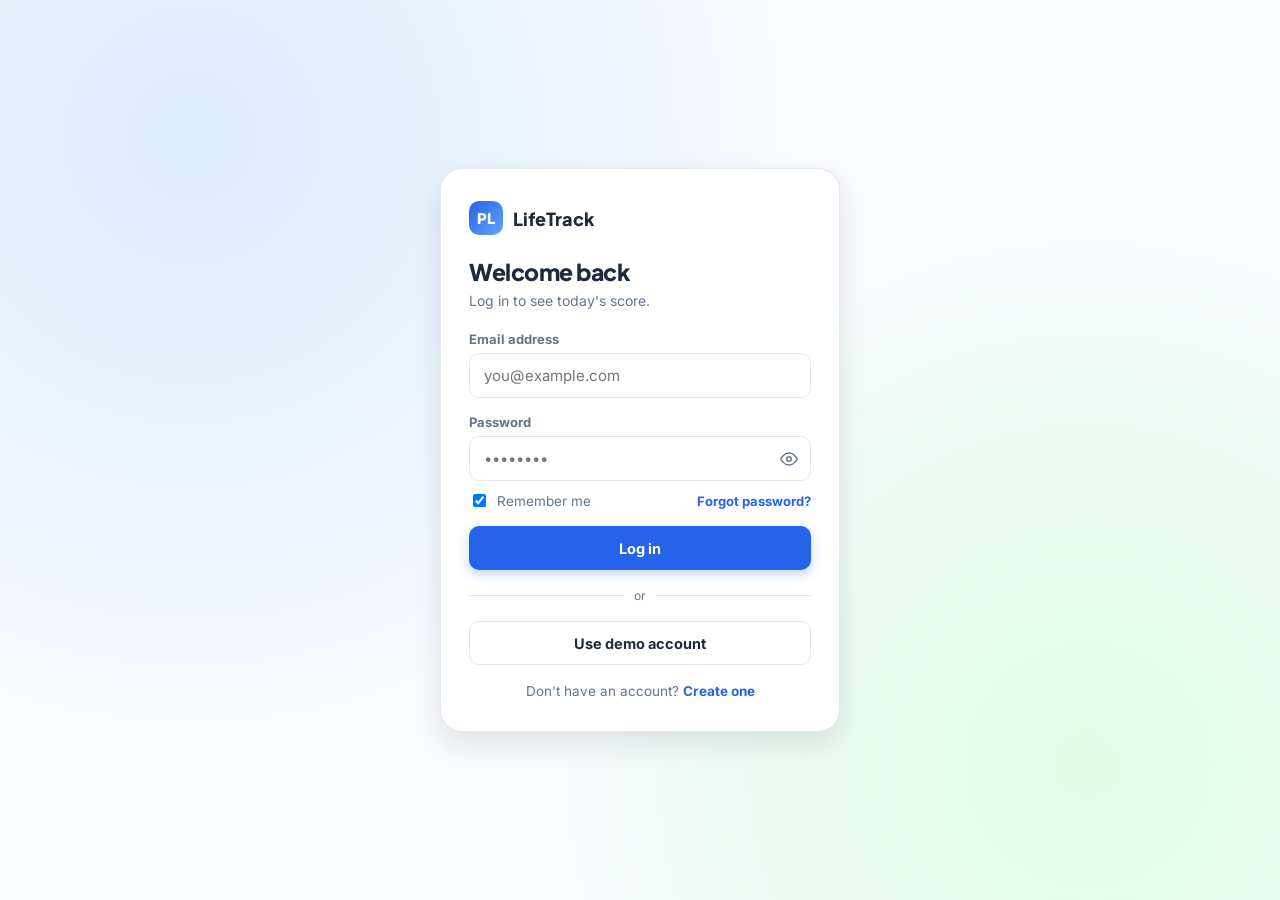
<file: admin.html>
<!DOCTYPE html>
<html lang="en">
<head>
<meta charset="UTF-8">
<meta name="viewport" content="width=device-width, initial-scale=1.0, viewport-fit=cover">
<title>Admin — LifeTrack</title>
<link rel="preconnect" href="https://fonts.googleapis.com">
<link href="https://fonts.googleapis.com/css2?family=Plus+Jakarta+Sans:wght@600;700;800&family=Inter:wght@400;500;600;700&display=swap" rel="stylesheet">
<link rel="stylesheet" href="style.css">
<style>.chart-card canvas{width:100%;height:170px;display:block;}</style>
</head>
<body data-page="admin.html">
<script src="script.js"></script>
<script>
buildShell('Admin');
const users = DB.getUsers();
const today = todayStr();
const allData = users.map(u => ({ user: u, data: DB.getData(u.id) }));

const totalUsers = users.length;
const todaysExpensesAll = allData.reduce((s, {data}) => s + todaysExpense(data), 0);
const pendingRoutinesAll = allData.reduce((s, {data}) => s + data.dailyItems.filter(i => !(data.routineLog[today]||{})[i.id]).length, 0);
const mealsTodayAll = allData.reduce((s, {data}) => s + data.food.filter(f=>f.date===today).length, 0);
const totalTx = allData.reduce((s,{data}) => s + data.transactions.length, 0);
const totalRecurring = allData.reduce((s,{data}) => s + data.recurring.length, 0);
const totalOverdue = allData.reduce((s,{data}) => s + overdueRecurring(data).length, 0);

const last7 = Array.from({length:7}, (_,i) => addDays(today, i-6));
const dayLabels = last7.map(d => new Date(d+'T00:00:00').toLocaleDateString('en-US',{weekday:'short'}));
const signupsPerDay = last7.map(d => users.filter(u => todayStr(new Date(u.createdAt)) === d).length);
const avgCompletionPerDay = last7.map(d => {
  const vals = allData.map(({data}) => dailyPercent(data, d));
  return vals.length ? Math.round(vals.reduce((a,b)=>a+b,0)/vals.length) : 0;
});

qs('#pageContent').innerHTML = `
  <div class="grid grid-4 mb-16 stagger">
    <div class="card stat-card"><div class="stat-top"><span class="stat-label">Total users</span><div class="stat-icon bg-primary">${ICONS.users}</div></div><div class="stat-value">${totalUsers}</div></div>
    <div class="card stat-card"><div class="stat-top"><span class="stat-label">Today's expenses</span><div class="stat-icon bg-danger">${ICONS.money}</div></div><div class="stat-value">${fmtMoney(todaysExpensesAll)}</div></div>
    <div class="card stat-card"><div class="stat-top"><span class="stat-label">Pending routines</span><div class="stat-icon bg-warning">${ICONS.routine}</div></div><div class="stat-value">${pendingRoutinesAll}</div></div>
    <div class="card stat-card"><div class="stat-top"><span class="stat-label">Meals logged today</span><div class="stat-icon bg-success">${ICONS.food}</div></div><div class="stat-value">${mealsTodayAll}</div></div>
  </div>

  <div class="grid grid-2 mb-16 stagger">
    <div class="card chart-card">
      <div class="section-title">New sign-ups <span class="muted">last 7 days</span></div>
      <canvas id="barSignups"></canvas>
    </div>
    <div class="card chart-card">
      <div class="section-title">Avg. daily completion <span class="muted">across all users</span></div>
      <canvas id="lineCompletion"></canvas>
    </div>
  </div>

  <div class="grid grid-3 mb-16 stagger">
    <div class="card stat-card"><span class="stat-label">Total transactions</span><div class="stat-value">${totalTx}</div></div>
    <div class="card stat-card"><span class="stat-label">Recurring chores tracked</span><div class="stat-value">${totalRecurring}</div></div>
    <div class="card stat-card"><span class="stat-label">Overdue chores</span><div class="stat-value" style="color:${totalOverdue?'var(--danger)':'inherit'}">${totalOverdue}</div></div>
  </div>

  <div class="card">
    <div class="section-title">All users <span class="muted">${totalUsers} accounts</span></div>
    <div class="table-wrap"><table>
      <thead><tr><th>Name</th><th>Email</th><th>Joined</th><th>Today's score</th><th>Balance</th></tr></thead>
      <tbody>
        ${allData.map(({user,data}) => `<tr>
          <td style="font-weight:700;">${user.name}</td>
          <td class="muted">${user.email}</td>
          <td class="muted">${new Date(user.createdAt).toLocaleDateString()}</td>
          <td><span class="badge bg-primary">${dailyPercent(data,today)}%</span></td>
          <td style="font-weight:700;color:${balance(data)>=0?'var(--success)':'var(--danger)'}">${fmtMoney(balance(data))}</td>
        </tr>`).join('')}
      </tbody>
    </table></div>
  </div>
`;

drawBarChart(qs('#barSignups'), dayLabels, signupsPerDay, '#2563EB');
drawLineChart(qs('#lineCompletion'), dayLabels, avgCompletionPerDay, '#22C55E');
window.addEventListener('resize', () => {
  drawBarChart(qs('#barSignups'), dayLabels, signupsPerDay, '#2563EB');
  drawLineChart(qs('#lineCompletion'), dayLabels, avgCompletionPerDay, '#22C55E');
});
</script>
</body>
</html>
</file>
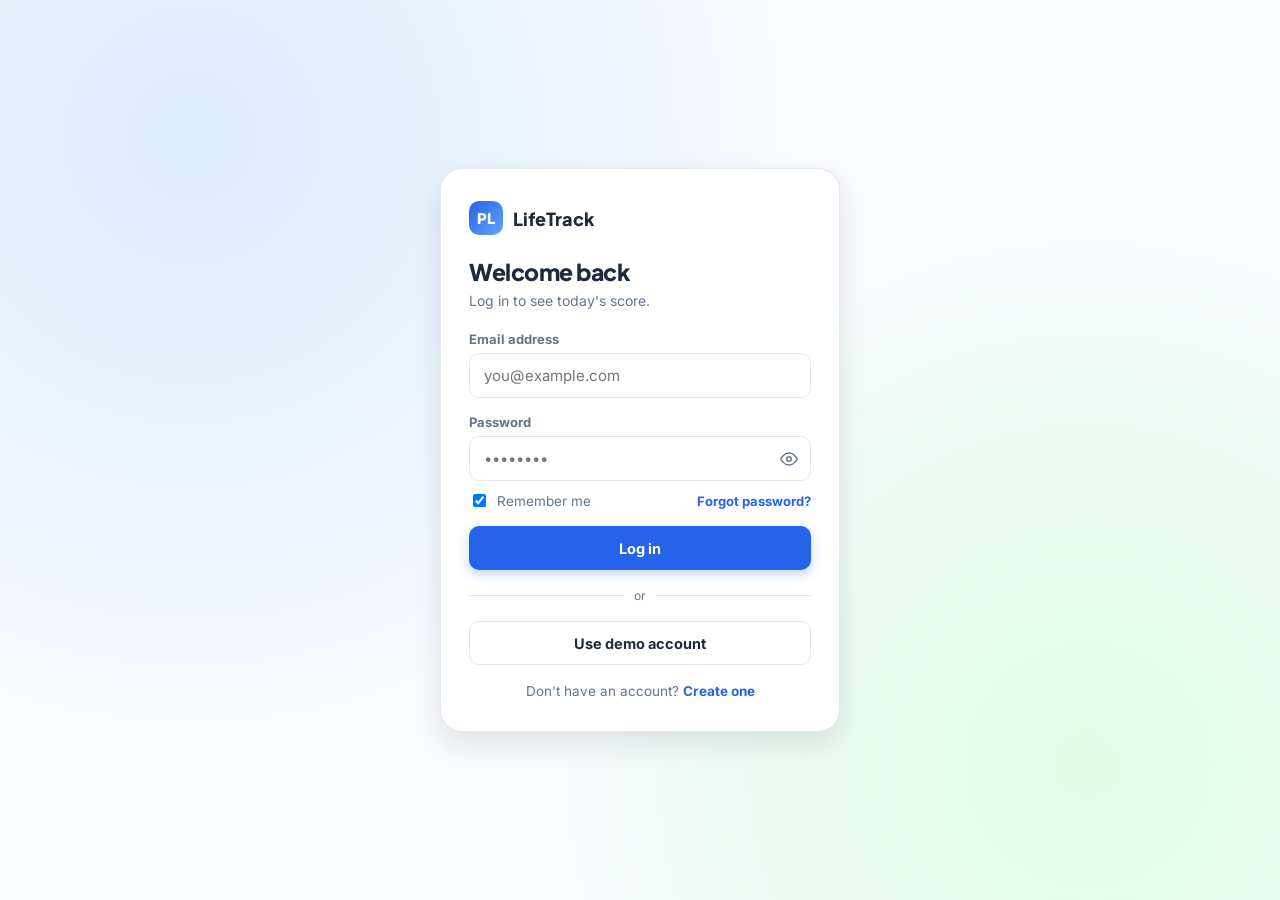
<file: analytics.html>
<!DOCTYPE html>
<html lang="en">
<head>
<meta charset="UTF-8">
<meta name="viewport" content="width=device-width, initial-scale=1.0, viewport-fit=cover">
<title>Analytics — LifeTrack</title>
<link rel="preconnect" href="https://fonts.googleapis.com">
<link href="https://fonts.googleapis.com/css2?family=Plus+Jakarta+Sans:wght@600;700;800&family=Inter:wght@400;500;600;700&display=swap" rel="stylesheet">
<link rel="stylesheet" href="style.css">
<style>.chart-card canvas{width:100%;height:180px;display:block;}</style>
</head>
<body data-page="analytics.html">
<script src="script.js"></script>
<script>
buildShell('Analytics');
const user = DB.currentUser();
const data = DB.getData(user.id);
const today = todayStr();
const last7 = Array.from({length:7}, (_,i) => addDays(today, i-6));
const dayLabels = last7.map(d => new Date(d+'T00:00:00').toLocaleDateString('en-US',{weekday:'short'}));

const CATS = ['Food','Travel','Shopping','Bills','Others'];
const CAT_COLORS = { Food:'#22C55E', Travel:'#2563EB', Shopping:'#F59E0B', Bills:'#EF4444', Others:'#64748B' };
const ym = today.slice(0,7);
const catTotals = CATS.map(c => ({ cat:c, value: data.transactions.filter(t=>t.type==='expense'&&t.category===c&&t.date.startsWith(ym)).reduce((s,t)=>s+Number(t.amount),0), color: CAT_COLORS[c] }));

const weeklySpend = last7.map(d => data.transactions.filter(t=>t.type==='expense'&&t.date===d).reduce((s,t)=>s+Number(t.amount),0));
const foodConsistency = last7.map(d => data.food.filter(f=>f.date===d).length);
const routineCompletion = last7.map(d => dailyPercent(data, d));

const monthIncome = data.transactions.filter(t=>t.type==='income'&&t.date.startsWith(ym)).reduce((s,t)=>s+Number(t.amount),0);
const monthExp = data.transactions.filter(t=>t.type==='expense'&&t.date.startsWith(ym)).reduce((s,t)=>s+Number(t.amount),0);

qs('#pageContent').innerHTML = `
  <div class="grid grid-2 mb-16 stagger">
    <div class="card chart-card">
      <div class="section-title">Expense by category <span class="muted">this month</span></div>
      ${catTotals.every(c=>c.value===0) ? `<div class="empty-state">${ICONS.empty}<b>No expenses yet</b></div>` : `
      <div class="flex items-center gap-12" style="flex-wrap:wrap;">
        <canvas id="donutCat" style="width:150px;height:150px;flex-shrink:0;"></canvas>
        <div style="flex:1;min-width:160px;">
          ${catTotals.map(c => `<div class="flex items-center gap-8 text-sm" style="margin-bottom:8px;">
            <span style="width:10px;height:10px;border-radius:3px;background:${c.color};display:inline-block;"></span>
            <span style="flex:1;">${c.cat}</span><b>${fmtMoney(c.value)}</b>
          </div>`).join('')}
        </div>
      </div>`}
    </div>
    <div class="card chart-card">
      <div class="section-title">Weekly spending <span class="muted">last 7 days</span></div>
      <canvas id="lineSpend"></canvas>
    </div>
  </div>

  <div class="grid grid-2 mb-16 stagger">
    <div class="card chart-card">
      <div class="section-title">Food logging consistency <span class="muted">meals/day</span></div>
      <canvas id="barFood"></canvas>
    </div>
    <div class="card chart-card">
      <div class="section-title">Routine completion <span class="muted">% per day</span></div>
      <canvas id="barRoutine"></canvas>
    </div>
  </div>

  <div class="grid grid-2 stagger">
    <div class="card flex flex-col items-center" style="justify-content:center;">
      <div class="section-title" style="align-self:flex-start;">Today's completion</div>
      ${scoreRing(dailyPercent(data,today), 140, 12, 'completed')}
    </div>
    <div class="card">
      <div class="section-title">Monthly summary</div>
      <div class="grid grid-2" style="gap:10px;">
        <div class="card" style="box-shadow:none;"><span class="stat-label">Income</span><div class="stat-value" style="color:var(--success);">${fmtMoney(monthIncome)}</div></div>
        <div class="card" style="box-shadow:none;"><span class="stat-label">Expenses</span><div class="stat-value" style="color:var(--danger);">${fmtMoney(monthExp)}</div></div>
      </div>
      <div class="mt-16">
        <div class="flex justify-between text-sm mb-16" style="margin-bottom:6px;"><b>Net saved this month</b><span>${fmtMoney(monthIncome-monthExp)}</span></div>
        <div class="pbar ${monthIncome-monthExp>=0?'success':'danger'}"><div style="width:${clamp(Math.abs((monthIncome-monthExp)/(monthIncome||1)*100),0,100)}%"></div></div>
      </div>
    </div>
  </div>
`;

if (!catTotals.every(c=>c.value===0)) drawDonut(qs('#donutCat'), catTotals);
drawLineChart(qs('#lineSpend'), dayLabels, weeklySpend, '#2563EB');
drawBarChart(qs('#barFood'), dayLabels, foodConsistency, '#22C55E');
drawBarChart(qs('#barRoutine'), dayLabels, routineCompletion, '#F59E0B');
animateRings();
window.addEventListener('resize', () => {
  if (!catTotals.every(c=>c.value===0)) drawDonut(qs('#donutCat'), catTotals);
  drawLineChart(qs('#lineSpend'), dayLabels, weeklySpend, '#2563EB');
  drawBarChart(qs('#barFood'), dayLabels, foodConsistency, '#22C55E');
  drawBarChart(qs('#barRoutine'), dayLabels, routineCompletion, '#F59E0B');
});
</script>
</body>
</html>
</file>
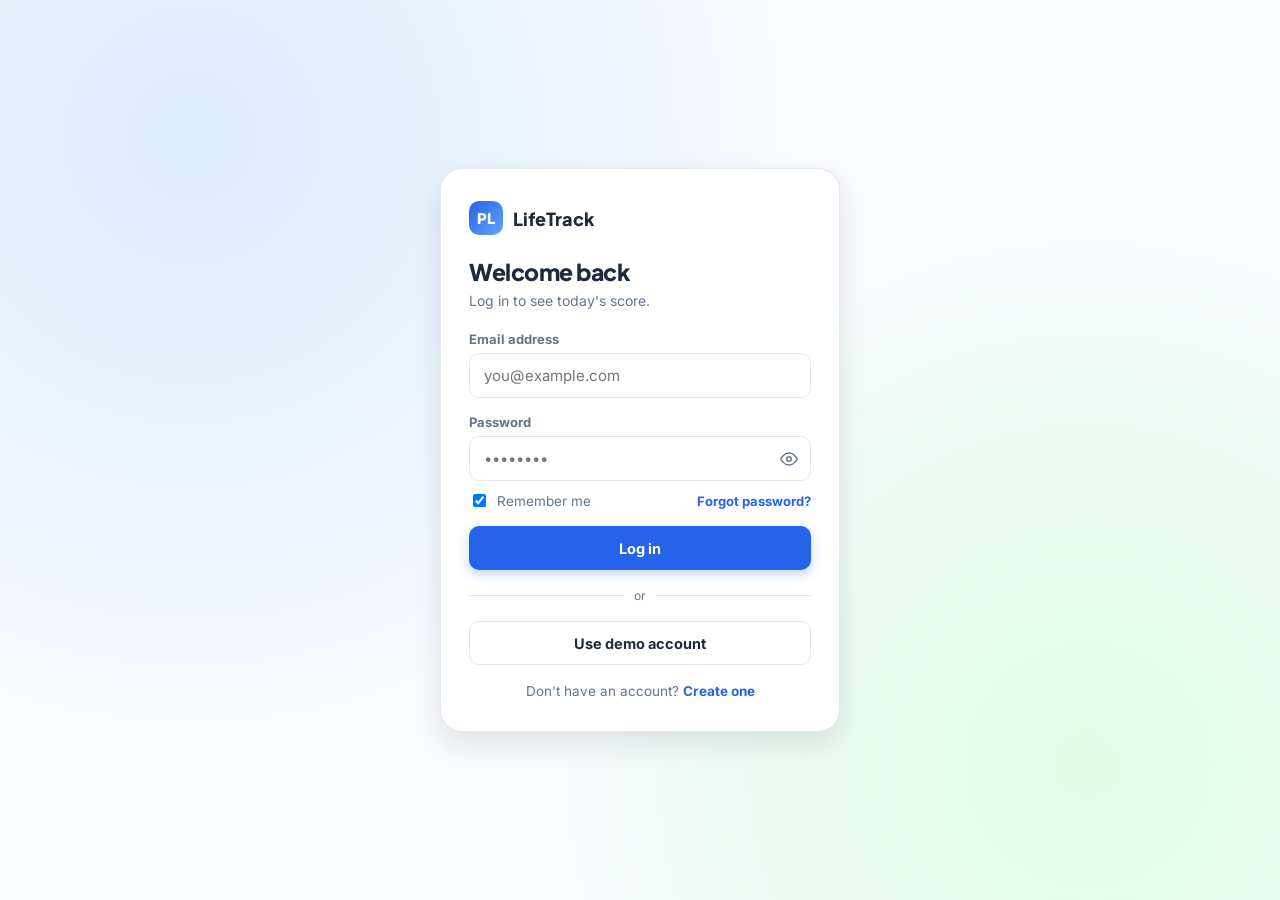
<file: dashboard.html>
<!DOCTYPE html>
<html lang="en">
<head>
<meta charset="UTF-8">
<meta name="viewport" content="width=device-width, initial-scale=1.0, viewport-fit=cover">
<title>Dashboard — LifeTrack</title>
<link rel="preconnect" href="https://fonts.googleapis.com">
<link href="https://fonts.googleapis.com/css2?family=Plus+Jakarta+Sans:wght@600;700;800&family=Inter:wght@400;500;600;700&display=swap" rel="stylesheet">
<link rel="stylesheet" href="style.css">
</head>
<body data-page="dashboard.html">
<script src="script.js"></script>
<script>
buildShell('Dashboard');
const user = DB.currentUser();
const data = DB.getData(user.id);
const today = todayStr();
const pct = dailyPercent(data, today);
const water = data.water[today] || 0;
const waterGoal = 8;
const expenseToday = todaysExpense(data);
const mealsToday = data.food.filter(f => f.date === today).length;
const pendingRoutines = data.dailyItems.filter(i => !(data.routineLog[today] || {})[i.id]);
const overdue = overdueRecurring(data);

const recentActivity = [
  ...data.food.map(f => ({ t: f.date, text: `Logged ${f.meal.toLowerCase()}: ${f.name}`, icon: 'food' })),
  ...data.transactions.map(t => ({ t: t.date, text: `${t.type === 'income' ? 'Income' : 'Expense'}: ${t.category} ${fmtMoney(t.amount)}`, icon: 'money' })),
].sort((a, b) => b.t.localeCompare(a.t)).slice(0, 6);

qs('#pageContent').innerHTML = `
  <div class="grid ring-split stagger mb-16">
    <div class="card hoverable fade-in flex flex-col items-center" style="justify-content:center;gap:6px;">
      <span class="stat-label">${fmtDateNice(today)}</span>
      ${scoreRing(pct, 132, 11, 'daily score')}
      <span class="text-sm muted" style="margin-top:4px;">${data.dailyItems.filter(i=>(data.routineLog[today]||{})[i.id]).length} of ${data.dailyItems.length} routines done</span>
    </div>
    <div class="grid grid-2 stagger" style="align-content:start;">
      <div class="card hoverable stat-card">
        <div class="stat-top"><span class="stat-label">Today's expenses</span><div class="stat-icon bg-danger">${ICONS.money}</div></div>
        <div class="stat-value">${fmtMoney(expenseToday)}</div>
        <span class="text-sm muted">Balance: ${fmtMoney(balance(data))}</span>
      </div>
      <div class="card hoverable stat-card">
        <div class="stat-top"><span class="stat-label">Water intake</span><div class="stat-icon bg-primary">${ICONS.droplet}</div></div>
        <div class="stat-value">${water}/${waterGoal} <span style="font-size:14px;font-weight:600;color:var(--text-muted);">glasses</span></div>
        <div class="pbar"><div style="width:${clamp(water/waterGoal*100,0,100)}%"></div></div>
      </div>
      <div class="card hoverable stat-card">
        <div class="stat-top"><span class="stat-label">Meals logged today</span><div class="stat-icon bg-success">${ICONS.food}</div></div>
        <div class="stat-value">${mealsToday}<span style="font-size:14px;font-weight:600;color:var(--text-muted);"> / 4</span></div>
        <span class="text-sm muted">Breakfast · Lunch · Dinner · Snacks</span>
      </div>
      <div class="card hoverable stat-card">
        <div class="stat-top"><span class="stat-label">Pending routines</span><div class="stat-icon bg-warning">${ICONS.routine}</div></div>
        <div class="stat-value">${pendingRoutines.length}</div>
        <span class="text-sm muted">${pendingRoutines.slice(0,2).map(p=>p.name).join(', ') || 'All caught up 🎉'}</span>
      </div>
    </div>
  </div>

  <div class="section-title fade-in">Quick actions</div>
  <div class="grid grid-4 mb-16 stagger">
    <button class="btn btn-outline" onclick="location.href='food.html'">${ICONS.plus} Log a meal</button>
    <button class="btn btn-outline" onclick="location.href='money.html'">${ICONS.plus} Add expense</button>
    <button class="btn btn-outline" onclick="location.href='routine.html'">${ICONS.check} Mark routine</button>
    <button class="btn btn-outline" onclick="location.href='analytics.html'">${ICONS.analytics} View analytics</button>
  </div>

  <div class="grid grid-2">
    <div class="card fade-in">
      <div class="section-title">Recent activity <span class="muted">last 6</span></div>
      ${recentActivity.length ? recentActivity.map(a => `
        <div class="flex items-center gap-12" style="padding:10px 0;border-bottom:1px solid var(--border);">
          <div class="stat-icon bg-primary" style="width:34px;height:34px;">${ICONS[a.icon]}</div>
          <div style="flex:1;"><div style="font-weight:700;font-size:13.5px;">${a.text}</div><div class="text-sm muted">${fmtDateNice(a.t)}</div></div>
        </div>`).join('') : `<div class="empty-state">${ICONS.empty}<b>No activity yet</b><span>Start by logging a meal or expense.</span></div>`}
    </div>
    <div class="card fade-in">
      <div class="section-title">Recurring routines <span class="muted">${overdue.length} overdue</span></div>
      ${data.recurring.length ? data.recurring.slice(0,5).map(r => {
        const due = addDays(r.lastCompleted, r.frequencyDays);
        const isOverdue = due <= today;
        return `<div class="flex items-center justify-between" style="padding:10px 0;border-bottom:1px solid var(--border);">
          <div><div style="font-weight:700;font-size:13.5px;">${r.name}</div><div class="text-sm muted">Every ${r.frequencyDays} days · next ${fmtDateNice(due)}</div></div>
          <span class="badge ${isOverdue ? 'bg-danger' : 'bg-success'}">${isOverdue ? 'Overdue' : 'On track'}</span>
        </div>`;
      }).join('') : `<div class="empty-state">${ICONS.empty}<b>No routines yet</b><span>Add one from the Routine tab.</span></div>`}
    </div>
  </div>
`;
animateRings();
</script>
</body>
</html>
</file>
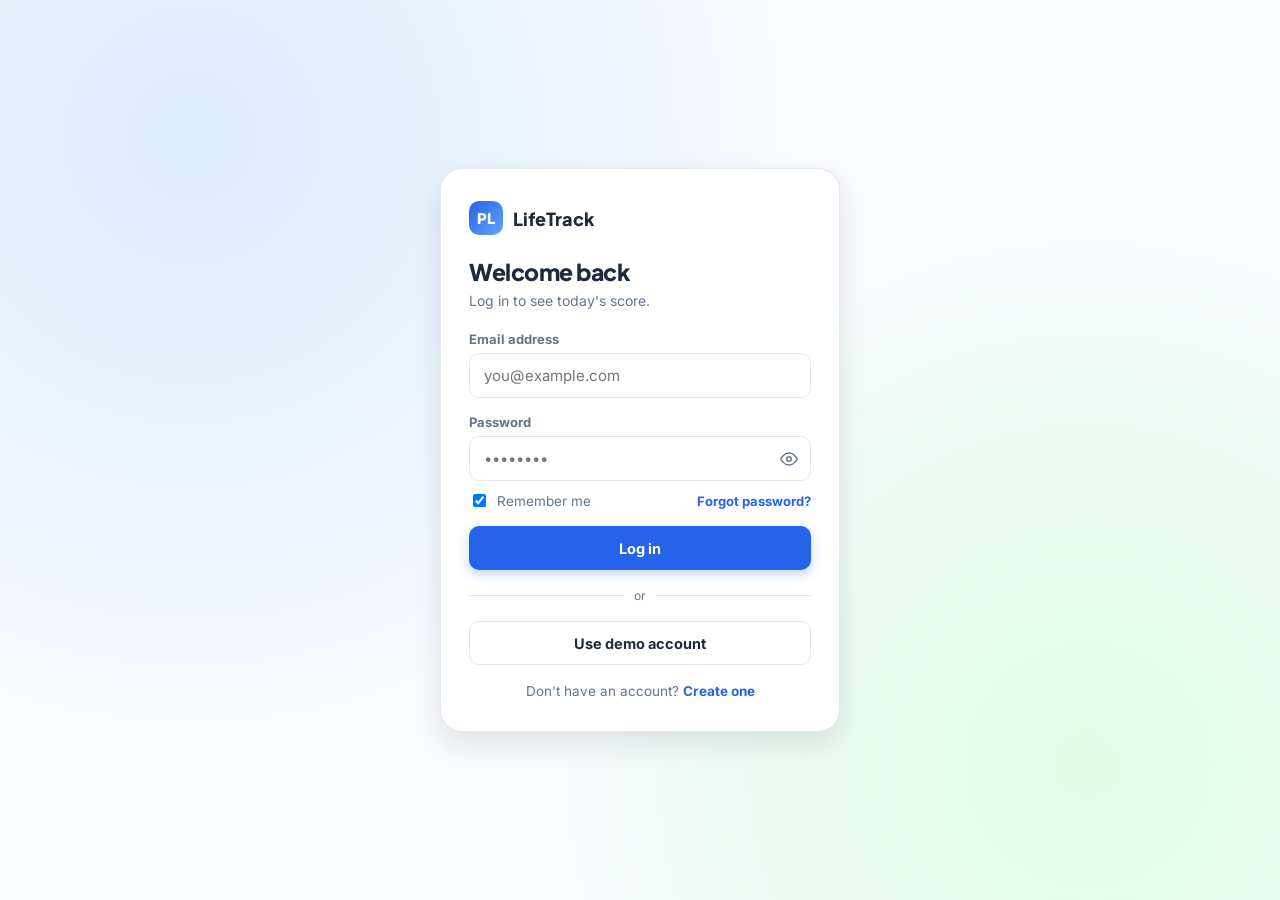
<file: food.html>
<!DOCTYPE html>
<html lang="en">
<head>
<meta charset="UTF-8">
<meta name="viewport" content="width=device-width, initial-scale=1.0, viewport-fit=cover">
<title>Food — LifeTrack</title>
<link rel="preconnect" href="https://fonts.googleapis.com">
<link href="https://fonts.googleapis.com/css2?family=Plus+Jakarta+Sans:wght@600;700;800&family=Inter:wght@400;500;600;700&display=swap" rel="stylesheet">
<link rel="stylesheet" href="style.css">
</head>
<body data-page="food.html">
<script src="script.js"></script>
<script>
buildShell('Food');
const user = DB.currentUser();
let data = DB.getData(user.id);
let viewDate = todayStr();
const MEALS = ['Breakfast', 'Lunch', 'Dinner', 'Snacks'];
let editingId = null;

function render(){
  const items = data.food.filter(f => f.date === viewDate);
  const totalCal = items.reduce((s,f) => s + (Number(f.calories)||0), 0);
  const water = data.water[viewDate] || 0;
  const waterGoal = 8;

  qs('#pageContent').innerHTML = `
    <div class="flex justify-between items-center mb-16">
      <div class="flex gap-8 items-center">
        <button class="btn btn-ghost btn-sm" id="prevDay">${ICONS.chevron.replace('polyline points="9 18 15 12 9 6"','polyline points="15 18 9 12 15 6"')}</button>
        <b>${fmtDateNice(viewDate)}</b>
        <button class="btn btn-ghost btn-sm" id="nextDay" ${viewDate>=todayStr()?'disabled style="opacity:.4"':''}>${ICONS.chevron}</button>
      </div>
      <button class="btn btn-primary btn-sm" id="addMealBtn">${ICONS.plus} Add meal</button>
    </div>

    <div class="grid grid-3 mb-16 stagger">
      <div class="card stat-card"><div class="stat-top"><span class="stat-label">Meals logged</span><div class="stat-icon bg-success">${ICONS.food}</div></div><div class="stat-value">${items.length}</div></div>
      <div class="card stat-card"><div class="stat-top"><span class="stat-label">Calories (est.)</span><div class="stat-icon bg-warning">${ICONS.analytics}</div></div><div class="stat-value">${totalCal}</div></div>
      <div class="card stat-card">
        <div class="stat-top"><span class="stat-label">Water intake</span><div class="stat-icon bg-primary">${ICONS.droplet}</div></div>
        <div class="flex items-center gap-8">
          <button class="btn btn-ghost btn-sm" id="waterMinus" style="min-height:32px;padding:6px 10px;">−</button>
          <div class="stat-value" style="font-size:20px;">${water}/${waterGoal}</div>
          <button class="btn btn-ghost btn-sm" id="waterPlus" style="min-height:32px;padding:6px 10px;">+</button>
        </div>
        <div class="pbar"><div style="width:${clamp(water/waterGoal*100,0,100)}%"></div></div>
      </div>
    </div>

    <div class="grid grid-2 stagger" id="mealSections"></div>
  `;

  qs('#mealSections').innerHTML = MEALS.map(m => {
    const mealItems = items.filter(f => f.meal === m);
    return `<div class="card">
      <div class="section-title">${m} <span class="muted">${mealItems.length} item${mealItems.length===1?'':'s'}</span></div>
      ${mealItems.length ? mealItems.map(f => `
        <div class="flex items-center justify-between" style="padding:9px 0;border-bottom:1px solid var(--border);">
          <div><div style="font-weight:700;font-size:13.5px;">${f.name}</div><div class="text-sm muted">${f.calories ? f.calories + ' kcal · ' : ''}${f.notes || ''}</div></div>
          <div class="row-actions"><button class="btn btn-outline btn-sm" data-edit="${f.id}">${ICONS.edit}</button><button class="btn btn-outline btn-sm" data-del="${f.id}">${ICONS.trash}</button></div>
        </div>`).join('') : `<p class="text-sm muted" style="padding:8px 0;">No ${m.toLowerCase()} logged.</p>`}
    </div>`;
  }).join('');

  qs('#prevDay').addEventListener('click', () => { viewDate = addDays(viewDate,-1); render(); });
  qs('#nextDay').addEventListener('click', () => { if (viewDate < todayStr()) { viewDate = addDays(viewDate,1); render(); } });
  qs('#addMealBtn').addEventListener('click', () => openMealModal());
  qs('#waterPlus').addEventListener('click', () => { data.water[viewDate] = (data.water[viewDate]||0)+1; DB.saveData(user.id,data); render(); });
  qs('#waterMinus').addEventListener('click', () => { data.water[viewDate] = Math.max(0,(data.water[viewDate]||0)-1); DB.saveData(user.id,data); render(); });
  qsa('[data-edit]').forEach(b => b.addEventListener('click', () => openMealModal(b.dataset.edit)));
  qsa('[data-del]').forEach(b => b.addEventListener('click', () => {
    confirmAction('Delete this meal entry?', () => {
      data.food = data.food.filter(f => f.id !== b.dataset.del);
      DB.saveData(user.id, data);
      render();
      toast('Meal deleted');
    });
  }));
}

function openMealModal(id){
  editingId = id || null;
  const existing = id ? data.food.find(f => f.id === id) : null;
  let bd = qs('#mealModal');
  if (!bd) {
    bd = document.createElement('div');
    bd.id = 'mealModal';
    bd.className = 'modal-backdrop';
    document.body.appendChild(bd);
    bd.addEventListener('click', (e) => { if (e.target === bd) closeModal('mealModal'); });
  }
  bd.innerHTML = `<div class="modal">
    <div class="modal-head"><h3>${existing ? 'Edit meal' : 'Add meal'}</h3><button class="close-x" onclick="closeModal('mealModal')">✕</button></div>
    <form id="mealForm">
      <div class="field"><label>Meal type</label>
        <select class="input" id="mMeal">${MEALS.map(m => `<option ${existing && existing.meal===m ? 'selected':''}>${m}</option>`).join('')}</select>
      </div>
      <div class="field"><label>Food name</label><input class="input" id="mName" placeholder="e.g. Grilled chicken salad" value="${existing ? existing.name : ''}" required></div>
      <div class="field"><label>Calories (optional)</label><input class="input" type="number" min="0" id="mCal" placeholder="e.g. 350" value="${existing && existing.calories ? existing.calories : ''}"></div>
      <div class="field"><label>Notes</label><textarea class="input" id="mNotes" placeholder="Anything to remember...">${existing ? existing.notes || '' : ''}</textarea></div>
      <button class="btn btn-primary btn-block" type="submit">${existing ? 'Save changes' : 'Add meal'}</button>
    </form>
  </div>`;
  openModal('mealModal');
  qs('#mealForm').addEventListener('submit', (e) => {
    e.preventDefault();
    const name = qs('#mName').value.trim();
    if (!name) return;
    const payload = { meal: qs('#mMeal').value, name, calories: qs('#mCal').value ? parseInt(qs('#mCal').value) : null, notes: qs('#mNotes').value.trim() };
    if (existing) {
      Object.assign(existing, payload);
      toast('Meal updated', 'success');
    } else {
      data.food.push({ id: uid(), date: viewDate, ...payload });
      toast('Meal added', 'success');
    }
    DB.saveData(user.id, data);
    closeModal('mealModal');
    render();
  });
}

render();
</script>
</body>
</html>
</file>
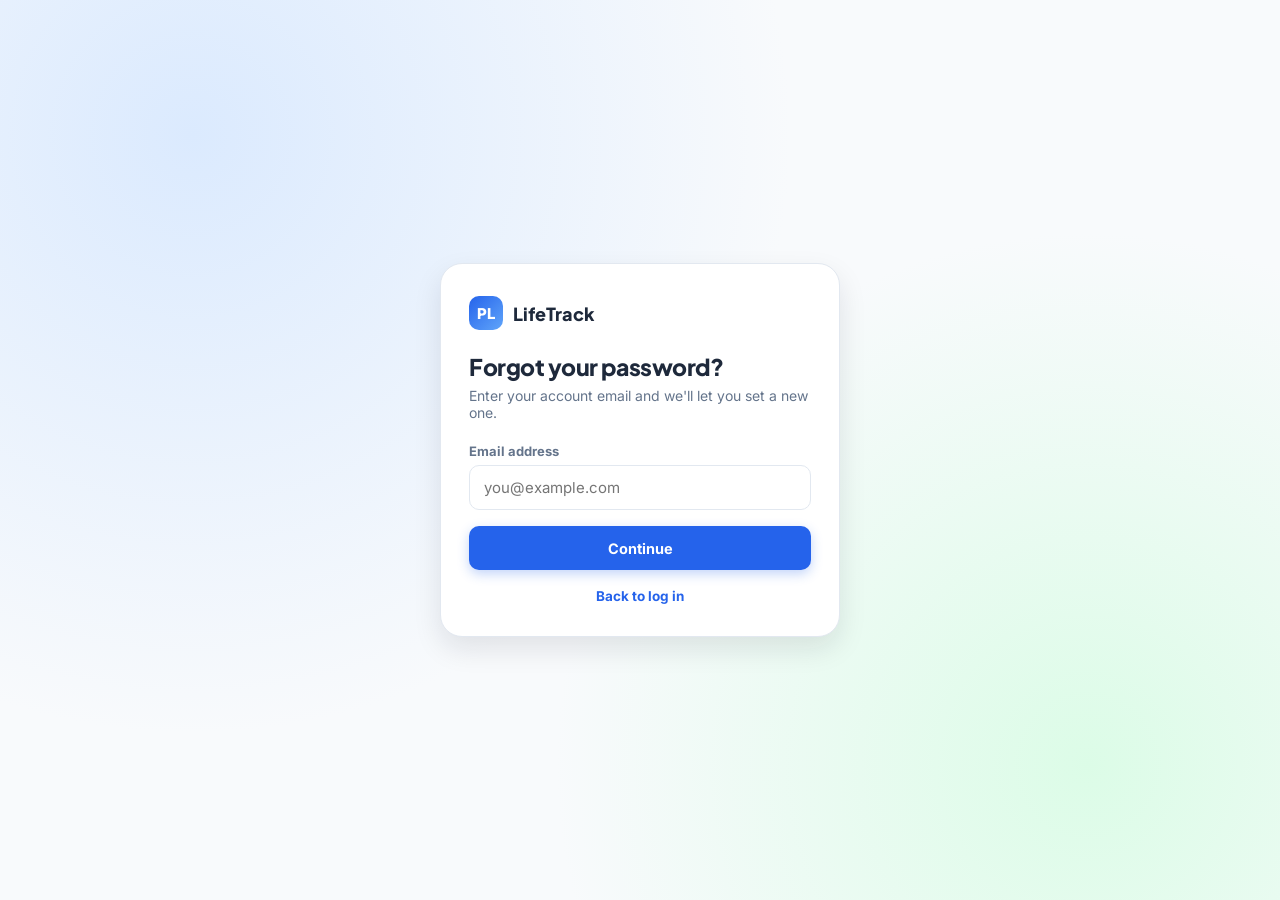
<file: forgot-password.html>
<!DOCTYPE html>
<html lang="en">
<head>
<meta charset="UTF-8">
<meta name="viewport" content="width=device-width, initial-scale=1.0, viewport-fit=cover">
<title>Reset password — LifeTrack</title>
<link rel="preconnect" href="https://fonts.googleapis.com">
<link href="https://fonts.googleapis.com/css2?family=Plus+Jakarta+Sans:wght@600;700;800&family=Inter:wght@400;500;600;700&display=swap" rel="stylesheet">
<link rel="stylesheet" href="style.css">
</head>
<body>
<div class="auth-wrap">
  <div class="auth-card" id="stepCard">
    <div class="auth-brand"><div class="brand-mark">PL</div><span style="font-family:var(--font-display);font-weight:800;font-size:18px;">LifeTrack</span></div>

    <div id="stepEmail">
      <h2 class="auth-title">Forgot your password?</h2>
      <p class="auth-sub">Enter your account email and we'll let you set a new one.</p>
      <form id="emailForm" novalidate>
        <div class="field" id="emailField">
          <label for="email">Email address</label>
          <input class="input" type="email" id="email" placeholder="you@example.com">
          <div class="field-error">We couldn't find an account with that email.</div>
        </div>
        <button class="btn btn-primary btn-block" type="submit">Continue</button>
      </form>
    </div>

    <div id="stepReset" style="display:none;">
      <h2 class="auth-title">Set a new password</h2>
      <p class="auth-sub">Choose a new password for <b id="targetEmail"></b>.</p>
      <form id="resetForm" novalidate>
        <div class="field" id="passField">
          <label for="newPass">New password</label>
          <input class="input" type="password" id="newPass" placeholder="At least 6 characters">
          <div class="field-error">Password must be at least 6 characters.</div>
        </div>
        <div class="field" id="confirmField">
          <label for="confirmPass">Confirm new password</label>
          <input class="input" type="password" id="confirmPass" placeholder="Re-enter password">
          <div class="field-error">Passwords don't match.</div>
        </div>
        <button class="btn btn-primary btn-block" type="submit">Reset password</button>
      </form>
    </div>

    <div id="stepDone" style="display:none;text-align:center;">
      <div class="stat-icon bg-success" style="width:56px;height:56px;border-radius:16px;margin:0 auto 16px;"></div>
      <h2 class="auth-title">Password updated</h2>
      <p class="auth-sub">You can now log in with your new password.</p>
      <a href="login.html" class="btn btn-primary btn-block">Back to log in</a>
    </div>

    <p class="auth-footer" id="footerLink"><a href="login.html">Back to log in</a></p>
  </div>
</div>
<script src="script.js"></script>
<script>
let targetEmail = '';
qs('#stepDone .stat-icon').innerHTML = ICONS.check;

qs('#emailForm').addEventListener('submit', (e) => {
  e.preventDefault();
  const email = qs('#email').value.trim();
  const user = DB.getUsers().find(u => u.email.toLowerCase() === email.toLowerCase());
  const ok = /^\S+@\S+\.\S+$/.test(email) && user;
  qs('#emailField').classList.toggle('invalid', !ok);
  if (!ok) return;
  targetEmail = email;
  qs('#targetEmail').textContent = email;
  qs('#stepEmail').style.display = 'none';
  qs('#stepReset').style.display = 'block';
});

qs('#resetForm').addEventListener('submit', (e) => {
  e.preventDefault();
  const p1 = qs('#newPass').value, p2 = qs('#confirmPass').value;
  const passOk = p1.length >= 6;
  const matchOk = p1 === p2 && p2.length > 0;
  qs('#passField').classList.toggle('invalid', !passOk);
  qs('#confirmField').classList.toggle('invalid', !matchOk);
  if (!passOk || !matchOk) return;

  const users = DB.getUsers();
  const user = users.find(u => u.email.toLowerCase() === targetEmail.toLowerCase());
  user.password = p1;
  DB.saveUsers(users);

  qs('#stepReset').style.display = 'none';
  qs('#stepDone').style.display = 'block';
  qs('#footerLink').style.display = 'none';
});

if (DB.currentUser()) location.href = 'dashboard.html';
</script>
</body>
</html>
</file>
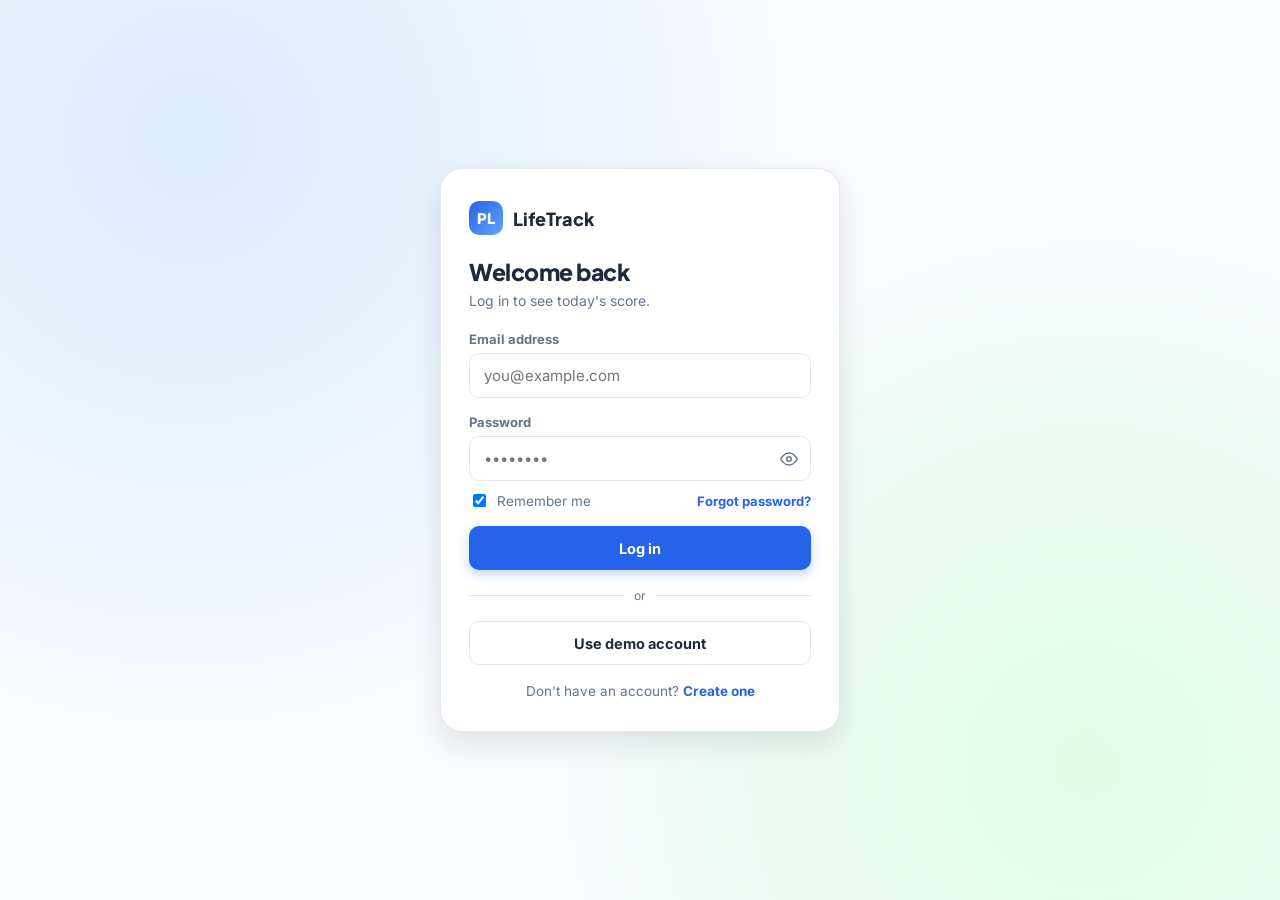
<file: login.html>
<!DOCTYPE html>
<html lang="en">
<head>
<meta charset="UTF-8">
<meta name="viewport" content="width=device-width, initial-scale=1.0, viewport-fit=cover">
<title>Log in — LifeTrack</title>
<link rel="preconnect" href="https://fonts.googleapis.com">
<link href="https://fonts.googleapis.com/css2?family=Plus+Jakarta+Sans:wght@600;700;800&family=Inter:wght@400;500;600;700&display=swap" rel="stylesheet">
<link rel="stylesheet" href="style.css">
</head>
<body>
<div class="auth-wrap">
  <div class="auth-card">
    <div class="auth-brand"><div class="brand-mark">PL</div><span style="font-family:var(--font-display);font-weight:800;font-size:18px;">LifeTrack</span></div>
    <h2 class="auth-title">Welcome back</h2>
    <p class="auth-sub">Log in to see today's score.</p>

    <form id="loginForm" novalidate>
      <div class="field" id="emailField">
        <label for="email">Email address</label>
        <input class="input" type="email" id="email" placeholder="you@example.com" autocomplete="email">
        <div class="field-error">Enter a valid email address.</div>
      </div>
      <div class="field" id="passField">
        <label for="password">Password</label>
        <div class="input-group">
          <input class="input" type="password" id="password" placeholder="••••••••" autocomplete="current-password">
          <button type="button" class="input-group-btn" id="togglePass"></button>
        </div>
        <div class="field-error">Password must be at least 6 characters.</div>
      </div>
      <div class="flex justify-between items-center mb-16" style="margin-top:-6px;">
        <label class="check-row"><input type="checkbox" id="remember" checked> Remember me</label>
        <a href="forgot-password.html" style="font-size:13px;font-weight:700;color:var(--primary);">Forgot password?</a>
      </div>
      <button class="btn btn-primary btn-block" type="submit" id="loginBtn">Log in</button>
    </form>

    <div class="divider-line">or</div>
    <button class="btn btn-outline btn-block" id="demoBtn">Use demo account</button>

    <p class="auth-footer">Don't have an account? <a href="register.html">Create one</a></p>
  </div>
</div>
<script src="script.js"></script>
<script>
// simple eye icon set
const EYE = '<svg viewBox="0 0 24 24" fill="none" stroke="currentColor" stroke-width="2" stroke-linecap="round" stroke-linejoin="round" width="18" height="18"><path d="M1 12s4-8 11-8 11 8 11 8-4 8-11 8-11-8-11-8Z"/><circle cx="12" cy="12" r="3"/></svg>';
const EYE_OFF = '<svg viewBox="0 0 24 24" fill="none" stroke="currentColor" stroke-width="2" stroke-linecap="round" stroke-linejoin="round" width="18" height="18"><path d="M17.94 17.94A10.94 10.94 0 0 1 12 20c-7 0-11-8-11-8a21.6 21.6 0 0 1 5.06-6.06M9.9 4.24A10.6 10.6 0 0 1 12 4c7 0 11 8 11 8a21.7 21.7 0 0 1-3.22 4.36M1 1l22 22"/><path d="M14.12 14.12a3 3 0 1 1-4.24-4.24"/></svg>';
qs('#togglePass').innerHTML = EYE;
qs('#togglePass').addEventListener('click', () => {
  const p = qs('#password');
  const showing = p.type === 'text';
  p.type = showing ? 'password' : 'text';
  qs('#togglePass').innerHTML = showing ? EYE : EYE_OFF;
});

function setInvalid(fieldId, invalid){ qs('#'+fieldId).classList.toggle('invalid', invalid); }

qs('#loginForm').addEventListener('submit', (e) => {
  e.preventDefault();
  const email = qs('#email').value.trim();
  const pass = qs('#password').value;
  const emailOk = /^\S+@\S+\.\S+$/.test(email);
  const passOk = pass.length >= 6;
  setInvalid('emailField', !emailOk);
  setInvalid('passField', !passOk);
  if (!emailOk || !passOk) return;

  const user = DB.getUsers().find(u => u.email.toLowerCase() === email.toLowerCase());
  if (!user || user.password !== pass) {
    toast('Incorrect email or password', 'danger');
    setInvalid('passField', true);
    qs('#passField .field-error').textContent = 'Incorrect email or password.';
    return;
  }
  DB.setSession(user.id);
  toast('Welcome back, ' + user.name.split(' ')[0] + '!', 'success');
  setTimeout(() => location.href = 'dashboard.html', 400);
});

qs('#demoBtn').addEventListener('click', () => {
  const user = DB.getUsers().find(u => u.email === 'demo@example.com');
  DB.setSession(user.id);
  toast('Logged in as demo account', 'success');
  setTimeout(() => location.href = 'dashboard.html', 400);
});

if (DB.currentUser()) location.href = 'dashboard.html';
</script>
</body>
</html>
</file>
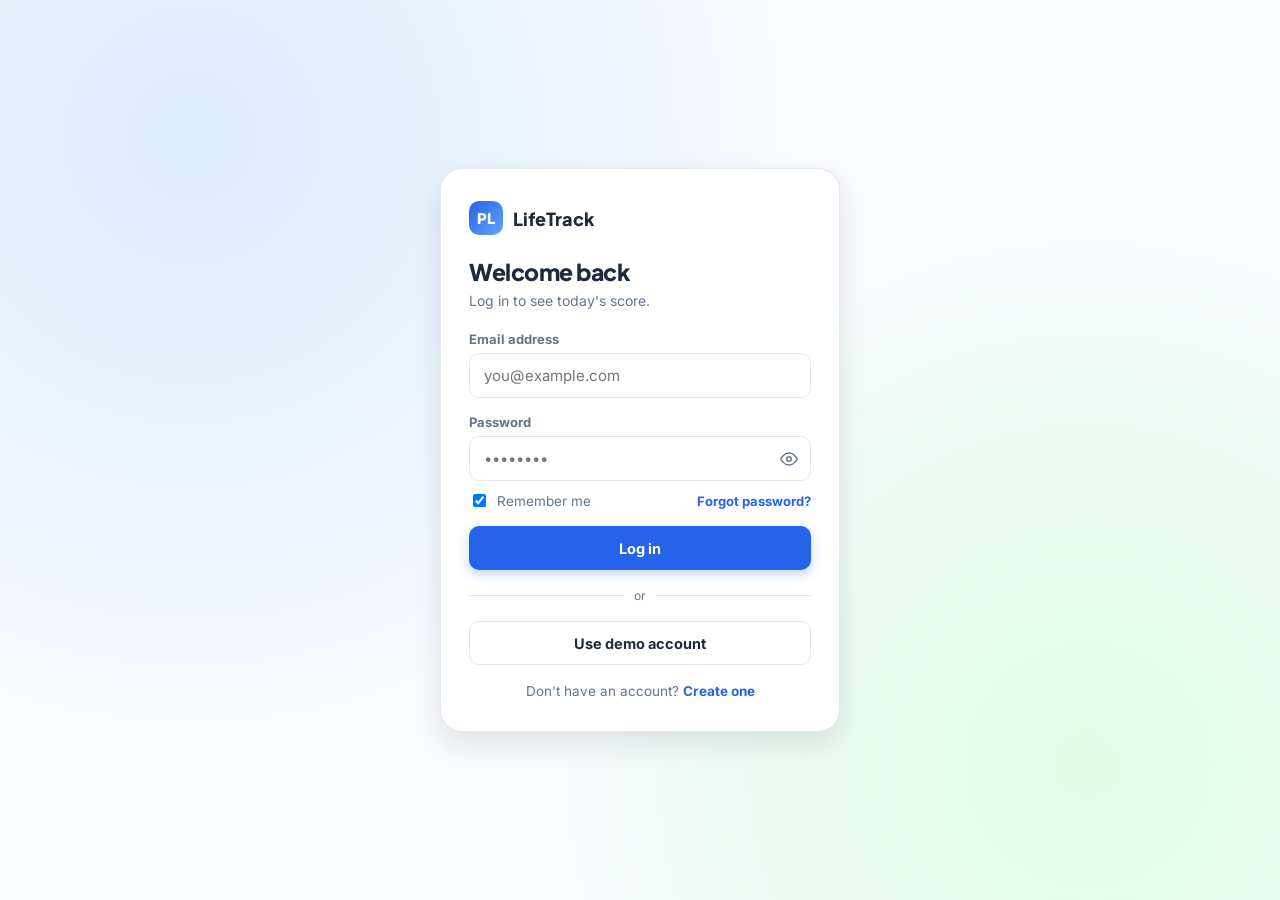
<file: money.html>
<!DOCTYPE html>
<html lang="en">
<head>
<meta charset="UTF-8">
<meta name="viewport" content="width=device-width, initial-scale=1.0, viewport-fit=cover">
<title>Money — LifeTrack</title>
<link rel="preconnect" href="https://fonts.googleapis.com">
<link href="https://fonts.googleapis.com/css2?family=Plus+Jakarta+Sans:wght@600;700;800&family=Inter:wght@400;500;600;700&display=swap" rel="stylesheet">
<link rel="stylesheet" href="style.css">
</head>
<body data-page="money.html">
<script src="script.js"></script>
<script>
buildShell('Money');
const user = DB.currentUser();
let data = DB.getData(user.id);
const CATS = ['Food', 'Travel', 'Shopping', 'Bills', 'Others'];
const CAT_COLORS = { Food:'#22C55E', Travel:'#2563EB', Shopping:'#F59E0B', Bills:'#EF4444', Others:'#64748B', Salary:'#22C55E', Other:'#64748B' };

function render(){
  const todayT = todaysExpense(data);
  const monthT = monthExpense(data);
  const bal = balance(data);
  const ym = todayStr().slice(0,7);
  const monthTx = data.transactions.filter(t => t.date.startsWith(ym) && t.type==='expense');
  const catTotals = CATS.map(c => ({ cat: c, total: monthTx.filter(t=>t.category===c).reduce((s,t)=>s+Number(t.amount),0) }));
  const maxCat = Math.max(1, ...catTotals.map(c=>c.total));
  const sortedTx = [...data.transactions].sort((a,b)=>b.date.localeCompare(a.date));

  qs('#pageContent').innerHTML = `
    <div class="grid grid-4 mb-16 stagger">
      <div class="card stat-card"><div class="stat-top"><span class="stat-label">Today's spending</span><div class="stat-icon bg-danger">${ICONS.money}</div></div><div class="stat-value">${fmtMoney(todayT)}</div></div>
      <div class="card stat-card"><div class="stat-top"><span class="stat-label">Monthly spending</span><div class="stat-icon bg-warning">${ICONS.money}</div></div><div class="stat-value">${fmtMoney(monthT)}</div></div>
      <div class="card stat-card"><div class="stat-top"><span class="stat-label">Current balance</span><div class="stat-icon bg-success">${ICONS.money}</div></div><div class="stat-value" style="color:${bal>=0?'var(--success)':'var(--danger)'}">${fmtMoney(bal)}</div></div>
      <div class="card flex flex-col" style="justify-content:center;gap:8px;">
        <button class="btn btn-success btn-block" id="addIncomeBtn">${ICONS.plus} Add income</button>
        <button class="btn btn-danger btn-block" id="addExpenseBtn">${ICONS.plus} Add expense</button>
      </div>
    </div>

    <div class="grid grid-2 mb-16">
      <div class="card">
        <div class="section-title">Category-wise spending <span class="muted">this month</span></div>
        ${catTotals.every(c=>c.total===0) ? `<p class="text-sm muted">No expenses logged this month.</p>` : catTotals.map(c => `
          <div style="margin-bottom:12px;">
            <div class="flex justify-between text-sm" style="margin-bottom:4px;"><b>${c.cat}</b><span class="muted">${fmtMoney(c.total)}</span></div>
            <div class="pbar"><div style="width:${(c.total/maxCat*100)}%;background:${CAT_COLORS[c.cat]}"></div></div>
          </div>`).join('')}
      </div>
      <div class="card">
        <div class="section-title">All transactions <span class="muted">${data.transactions.length} total</span></div>
        <div class="table-wrap" style="max-height:320px;overflow-y:auto;">
        ${sortedTx.length ? `<table><tbody>
          ${sortedTx.map(t => `<tr>
            <td>
              <div style="font-weight:700;font-size:13.5px;">${t.category}${t.note ? ' · '+t.note : ''}</div>
              <div class="text-sm muted">${fmtDateNice(t.date)}</div>
            </td>
            <td style="text-align:right;font-weight:800;color:${t.type==='income'?'var(--success)':'var(--danger)'}">${t.type==='income'?'+':'-'}${fmtMoney(t.amount)}</td>
            <td class="row-actions"><button class="btn btn-outline btn-sm" data-del="${t.id}">${ICONS.trash}</button></td>
          </tr>`).join('')}
        </tbody></table>` : `<div class="empty-state">${ICONS.empty}<b>No transactions yet</b><span>Add your first income or expense.</span></div>`}
        </div>
      </div>
    </div>
  `;

  qs('#addIncomeBtn').addEventListener('click', () => openTxModal('income'));
  qs('#addExpenseBtn').addEventListener('click', () => openTxModal('expense'));
  qsa('[data-del]').forEach(b => b.addEventListener('click', () => {
    confirmAction('Delete this transaction?', () => {
      data.transactions = data.transactions.filter(t => t.id !== b.dataset.del);
      DB.saveData(user.id, data);
      render();
      toast('Transaction deleted');
    });
  }));
}

function openTxModal(type){
  let bd = qs('#txModal');
  if (!bd) {
    bd = document.createElement('div');
    bd.id = 'txModal';
    bd.className = 'modal-backdrop';
    document.body.appendChild(bd);
    bd.addEventListener('click', (e) => { if (e.target === bd) closeModal('txModal'); });
  }
  const cats = type === 'income' ? ['Salary','Other'] : CATS;
  bd.innerHTML = `<div class="modal">
    <div class="modal-head"><h3>Add ${type}</h3><button class="close-x" onclick="closeModal('txModal')">✕</button></div>
    <form id="txForm">
      <div class="field"><label>Amount</label><input class="input" type="number" min="0" step="0.01" id="txAmount" placeholder="e.g. 500" required></div>
      <div class="field"><label>Category</label><select class="input" id="txCat">${cats.map(c=>`<option>${c}</option>`).join('')}</select></div>
      <div class="field"><label>Date</label><input class="input" type="date" id="txDate" value="${todayStr()}"></div>
      <div class="field"><label>Note (optional)</label><input class="input" id="txNote" placeholder="e.g. Groceries"></div>
      <button class="btn ${type==='income'?'btn-success':'btn-danger'} btn-block" type="submit">Add ${type}</button>
    </form>
  </div>`;
  openModal('txModal');
  qs('#txForm').addEventListener('submit', (e) => {
    e.preventDefault();
    const amount = parseFloat(qs('#txAmount').value);
    if (!amount || amount <= 0) return;
    data.transactions.push({ id: uid(), date: qs('#txDate').value || todayStr(), type, category: qs('#txCat').value, amount, note: qs('#txNote').value.trim() });
    DB.saveData(user.id, data);
    closeModal('txModal');
    render();
    toast(`${type === 'income' ? 'Income' : 'Expense'} added`, 'success');
  });
}

render();
</script>
</body>
</html>
</file>
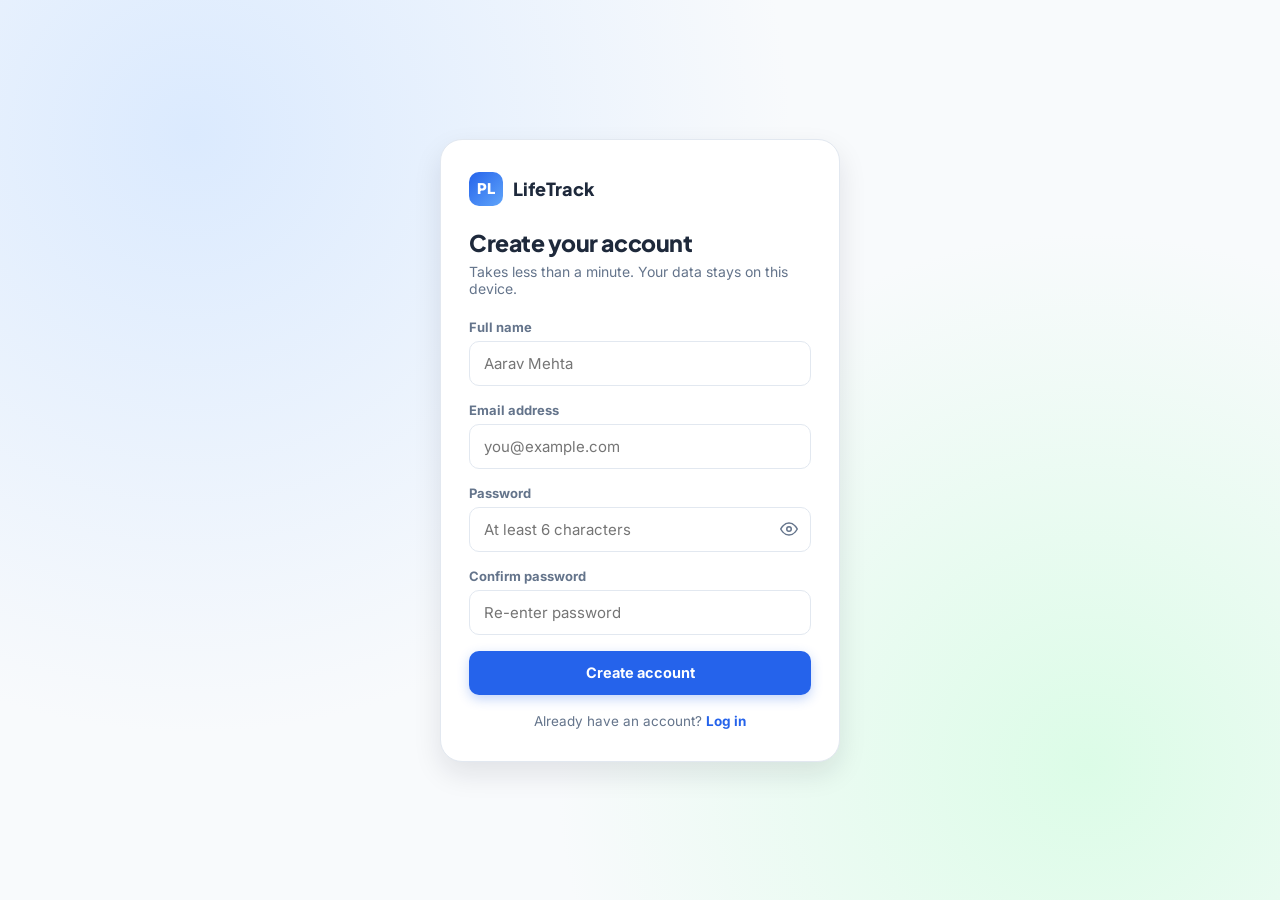
<file: register.html>
<!DOCTYPE html>
<html lang="en">
<head>
<meta charset="UTF-8">
<meta name="viewport" content="width=device-width, initial-scale=1.0, viewport-fit=cover">
<title>Create account — LifeTrack</title>
<link rel="preconnect" href="https://fonts.googleapis.com">
<link href="https://fonts.googleapis.com/css2?family=Plus+Jakarta+Sans:wght@600;700;800&family=Inter:wght@400;500;600;700&display=swap" rel="stylesheet">
<link rel="stylesheet" href="style.css">
</head>
<body>
<div class="auth-wrap">
  <div class="auth-card">
    <div class="auth-brand"><div class="brand-mark">PL</div><span style="font-family:var(--font-display);font-weight:800;font-size:18px;">LifeTrack</span></div>
    <h2 class="auth-title">Create your account</h2>
    <p class="auth-sub">Takes less than a minute. Your data stays on this device.</p>

    <form id="regForm" novalidate>
      <div class="field" id="nameField">
        <label for="name">Full name</label>
        <input class="input" id="name" placeholder="Aarav Mehta" autocomplete="name">
        <div class="field-error">Please enter your name.</div>
      </div>
      <div class="field" id="emailField">
        <label for="email">Email address</label>
        <input class="input" type="email" id="email" placeholder="you@example.com" autocomplete="email">
        <div class="field-error">Enter a valid email address.</div>
      </div>
      <div class="field" id="passField">
        <label for="password">Password</label>
        <div class="input-group">
          <input class="input" type="password" id="password" placeholder="At least 6 characters" autocomplete="new-password">
          <button type="button" class="input-group-btn" id="togglePass"></button>
        </div>
        <div class="field-error">Password must be at least 6 characters.</div>
      </div>
      <div class="field" id="confirmField">
        <label for="confirm">Confirm password</label>
        <input class="input" type="password" id="confirm" placeholder="Re-enter password" autocomplete="new-password">
        <div class="field-error">Passwords don't match.</div>
      </div>
      <button class="btn btn-primary btn-block" type="submit">Create account</button>
    </form>
    <p class="auth-footer">Already have an account? <a href="login.html">Log in</a></p>
  </div>
</div>
<script src="script.js"></script>
<script>
const EYE = '<svg viewBox="0 0 24 24" fill="none" stroke="currentColor" stroke-width="2" stroke-linecap="round" stroke-linejoin="round" width="18" height="18"><path d="M1 12s4-8 11-8 11 8 11 8-4 8-11 8-11-8-11-8Z"/><circle cx="12" cy="12" r="3"/></svg>';
const EYE_OFF = '<svg viewBox="0 0 24 24" fill="none" stroke="currentColor" stroke-width="2" stroke-linecap="round" stroke-linejoin="round" width="18" height="18"><path d="M17.94 17.94A10.94 10.94 0 0 1 12 20c-7 0-11-8-11-8a21.6 21.6 0 0 1 5.06-6.06M9.9 4.24A10.6 10.6 0 0 1 12 4c7 0 11 8 11 8a21.7 21.7 0 0 1-3.22 4.36M1 1l22 22"/><path d="M14.12 14.12a3 3 0 1 1-4.24-4.24"/></svg>';
qs('#togglePass').innerHTML = EYE;
qs('#togglePass').addEventListener('click', () => {
  const p = qs('#password');
  const showing = p.type === 'text';
  p.type = showing ? 'password' : 'text';
  qs('#togglePass').innerHTML = showing ? EYE : EYE_OFF;
});

function setInvalid(fieldId, invalid, msg){
  const f = qs('#'+fieldId);
  f.classList.toggle('invalid', invalid);
  if (msg) qs('.field-error', f).textContent = msg;
}

qs('#regForm').addEventListener('submit', (e) => {
  e.preventDefault();
  const name = qs('#name').value.trim();
  const email = qs('#email').value.trim();
  const pass = qs('#password').value;
  const confirm = qs('#confirm').value;

  const nameOk = name.length >= 2;
  const emailOk = /^\S+@\S+\.\S+$/.test(email);
  const passOk = pass.length >= 6;
  const confirmOk = pass === confirm && confirm.length > 0;

  setInvalid('nameField', !nameOk);
  setInvalid('emailField', !emailOk);
  setInvalid('passField', !passOk);
  setInvalid('confirmField', !confirmOk);
  if (!nameOk || !emailOk || !passOk || !confirmOk) return;

  const users = DB.getUsers();
  if (users.find(u => u.email.toLowerCase() === email.toLowerCase())) {
    setInvalid('emailField', true, 'An account with this email already exists.');
    return;
  }
  const newUser = { id: uid(), name, email, password: pass, createdAt: Date.now() };
  users.push(newUser);
  DB.saveUsers(users);
  DB.getData(newUser.id); // initialize empty data set
  DB.setSession(newUser.id);
  toast('Account created — welcome!', 'success');
  setTimeout(() => location.href = 'dashboard.html', 500);
});

if (DB.currentUser()) location.href = 'dashboard.html';
</script>
</body>
</html>
</file>
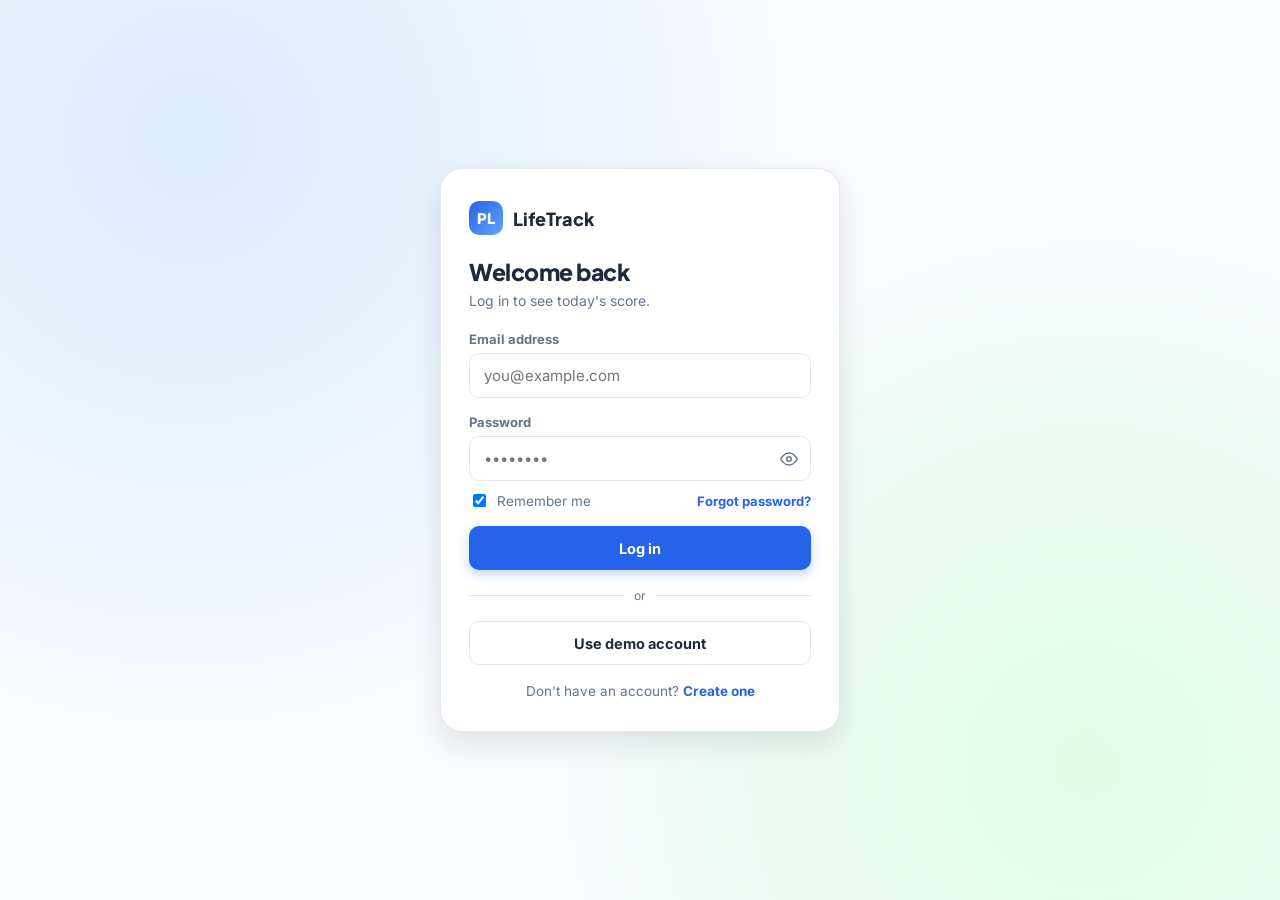
<file: routine.html>
<!DOCTYPE html>
<html lang="en">
<head>
<meta charset="UTF-8">
<meta name="viewport" content="width=device-width, initial-scale=1.0, viewport-fit=cover">
<title>Routine — LifeTrack</title>
<link rel="preconnect" href="https://fonts.googleapis.com">
<link href="https://fonts.googleapis.com/css2?family=Plus+Jakarta+Sans:wght@600;700;800&family=Inter:wght@400;500;600;700&display=swap" rel="stylesheet">
<link rel="stylesheet" href="style.css">
</head>
<body data-page="routine.html">
<script src="script.js"></script>
<script>
buildShell('Routine');
const user = DB.currentUser();
let data = DB.getData(user.id);
let tab = 'daily';
let viewDate = todayStr();

function iconFor(id){ return ICONS[id] || ICONS.check; }

function render() {
  const pct = dailyPercent(data, viewDate);
  qs('#pageContent').innerHTML = `
    <div class="segmented mb-16" id="tabs">
      <button data-tab="daily" class="${tab==='daily'?'active':''}">Daily routine</button>
      <button data-tab="recurring" class="${tab==='recurring'?'active':''}">Recurring chores</button>
    </div>
    <div id="tabBody"></div>
  `;
  qsa('#tabs button').forEach(b => b.addEventListener('click', () => { tab = b.dataset.tab; render(); }));
  if (tab === 'daily') renderDaily(); else renderRecurring();
}

function renderDaily(){
  const log = data.routineLog[viewDate] || {};
  const pct = dailyPercent(data, viewDate);
  qs('#tabBody').innerHTML = `
    <div class="grid mb-16 ring-split">
      <div class="card flex flex-col items-center" style="justify-content:center;">
        ${scoreRing(pct, 120, 10, viewDate === todayStr() ? 'today' : 'that day')}
      </div>
      <div class="card">
        <div class="flex items-center justify-between mb-16">
          <div class="section-title" style="margin:0;">Checklist for ${fmtDateNice(viewDate)}</div>
          <div class="flex gap-8">
            <button class="btn btn-ghost btn-sm" id="prevDay">${ICONS.chevron.replace('polyline points="9 18 15 12 9 6"','polyline points="15 18 9 12 15 6"')}</button>
            <button class="btn btn-ghost btn-sm" id="nextDay" ${viewDate>=todayStr()?'disabled style="opacity:.4"':''}>${ICONS.chevron}</button>
          </div>
        </div>
        <div id="checklist">
          ${data.dailyItems.map(item => {
            const done = !!log[item.id];
            const streak = currentStreak(data, item.id);
            return `<div class="routine-row">
              <div class="routine-check ${done?'done':''}" data-id="${item.id}">${done ? ICONS.check : ''}</div>
              <div class="stat-icon bg-primary" style="width:32px;height:32px;">${iconFor(item.icon)}</div>
              <div class="routine-name ${done?'done-text':''}">${item.name}</div>
              <div class="routine-streak">🔥 ${streak}d</div>
            </div>`;
          }).join('')}
        </div>
      </div>
    </div>
  `;
  qsa('.routine-check').forEach(c => c.addEventListener('click', () => toggleItem(c.dataset.id)));
  qs('#prevDay').addEventListener('click', () => { viewDate = addDays(viewDate, -1); renderDaily(); });
  qs('#nextDay').addEventListener('click', () => { if (viewDate < todayStr()) { viewDate = addDays(viewDate, 1); renderDaily(); } });
}

function toggleItem(id){
  if (!data.routineLog[viewDate]) data.routineLog[viewDate] = {};
  data.routineLog[viewDate][id] = !data.routineLog[viewDate][id];
  DB.saveData(user.id, data);
  renderDaily();
  toast(data.routineLog[viewDate][id] ? 'Marked done' : 'Marked undone');
}

function renderRecurring(){
  qs('#tabBody').innerHTML = `
    <div class="flex justify-between items-center mb-16">
      <div class="section-title" style="margin:0;">Recurring chores <span class="muted">${data.recurring.length} tracked</span></div>
      <button class="btn btn-primary btn-sm" id="addRecurringBtn">${ICONS.plus} Add</button>
    </div>
    <div class="card">
      ${data.recurring.length ? `<div class="table-wrap"><table>
        <thead><tr><th>Name</th><th>Frequency</th><th>Last done</th><th>Next due</th><th></th><th></th></tr></thead>
        <tbody>
        ${data.recurring.map(r => {
          const due = addDays(r.lastCompleted, r.frequencyDays);
          const isOverdue = due <= todayStr();
          return `<tr>
            <td style="font-weight:700;">${r.name}</td>
            <td>every ${r.frequencyDays}d</td>
            <td>${fmtDateNice(r.lastCompleted)}</td>
            <td>${fmtDateNice(due)}</td>
            <td><span class="badge ${isOverdue?'bg-danger':'bg-success'}">${isOverdue?'Overdue':'On track'}</span></td>
            <td class="row-actions">
              <button class="btn btn-success btn-sm" data-done="${r.id}">Mark done</button>
              <button class="btn btn-outline btn-sm" data-hist="${r.id}">History</button>
              <button class="btn btn-outline btn-sm" data-del="${r.id}">${ICONS.trash}</button>
            </td>
          </tr>`;
        }).join('')}
        </tbody>
      </table></div>` : `<div class="empty-state">${ICONS.empty}<b>No recurring chores yet</b><span>Track things like laundry, haircuts, or cleaning.</span></div>`}
    </div>
  `;
  qs('#addRecurringBtn').addEventListener('click', openAddRecurring);
  qsa('[data-done]').forEach(b => b.addEventListener('click', () => markRecurringDone(b.dataset.done)));
  qsa('[data-del]').forEach(b => b.addEventListener('click', () => {
    confirmAction('Delete this recurring chore?', () => {
      data.recurring = data.recurring.filter(r => r.id !== b.dataset.del);
      DB.saveData(user.id, data);
      renderRecurring();
      toast('Chore deleted');
    });
  }));
  qsa('[data-hist]').forEach(b => b.addEventListener('click', () => showHistory(b.dataset.hist)));
}

function markRecurringDone(id){
  const r = data.recurring.find(x => x.id === id);
  r.history.unshift(r.lastCompleted);
  r.lastCompleted = todayStr();
  DB.saveData(user.id, data);
  renderRecurring();
  toast(`${r.name} marked complete`, 'success');
}

function showHistory(id){
  const r = data.recurring.find(x => x.id === id);
  let bd = qs('#histModal');
  if (!bd) {
    bd = document.createElement('div');
    bd.id = 'histModal';
    bd.className = 'modal-backdrop';
    document.body.appendChild(bd);
    bd.addEventListener('click', (e) => { if (e.target === bd) closeModal('histModal'); });
  }
  bd.innerHTML = `<div class="modal" style="max-width:360px;">
    <div class="modal-head"><h3>${r.name} history</h3><button class="close-x" onclick="closeModal('histModal')">✕</button></div>
    ${r.history.length ? `<ul>${r.history.map(h => `<li style="padding:8px 0;border-bottom:1px solid var(--border);font-size:14px;">${fmtDateNice(h)}</li>`).join('')}</ul>` : `<p class="muted text-sm">No history yet — only the current cycle.</p>`}
  </div>`;
  openModal('histModal');
}

function openAddRecurring(){
  let bd = qs('#addModal');
  if (!bd) {
    bd = document.createElement('div');
    bd.id = 'addModal';
    bd.className = 'modal-backdrop';
    document.body.appendChild(bd);
    bd.addEventListener('click', (e) => { if (e.target === bd) closeModal('addModal'); });
  }
  bd.innerHTML = `<div class="modal">
    <div class="modal-head"><h3>New recurring chore</h3><button class="close-x" onclick="closeModal('addModal')">✕</button></div>
    <form id="recForm">
      <div class="field"><label>Name</label><input class="input" id="recName" placeholder="e.g. Change bedsheet" required></div>
      <div class="field"><label>Repeat every (days)</label><input class="input" type="number" min="1" id="recFreq" value="7" required></div>
      <div class="field"><label>Last completed</label><input class="input" type="date" id="recLast" value="${todayStr()}"></div>
      <button class="btn btn-primary btn-block" type="submit">Add chore</button>
    </form>
  </div>`;
  openModal('addModal');
  qs('#recForm').addEventListener('submit', (e) => {
    e.preventDefault();
    const name = qs('#recName').value.trim();
    const freq = parseInt(qs('#recFreq').value) || 7;
    const last = qs('#recLast').value || todayStr();
    if (!name) return;
    data.recurring.push({ id: uid(), name, frequencyDays: freq, lastCompleted: last, history: [] });
    DB.saveData(user.id, data);
    closeModal('addModal');
    renderRecurring();
    toast('Chore added', 'success');
  });
}

render();
</script>
</body>
</html>
</file>
<file: style.css>
/* =========================================================
   Personal Life Tracker — Design System
   Signature element: the "score ring" — a circular progress
   indicator used at every scale (dashboard hero, streaks,
   nav badges) to tie the whole product together.
   ========================================================= */

   :root{
    --primary:#2563EB;
    --primary-dark:#1D4ED8;
    --primary-light:#DBEAFE;
    --success:#22C55E;
    --success-light:#DCFCE7;
    --warning:#F59E0B;
    --warning-light:#FEF3C7;
    --danger:#EF4444;
    --danger-light:#FEE2E2;
  
    --bg:#F8FAFC;
    --card:#FFFFFF;
    --text:#1E293B;
    --text-muted:#64748B;
    --border:#E2E8F0;
  
    --radius:16px;
    --radius-sm:10px;
    --radius-lg:22px;
  
    --shadow-sm:0 1px 2px rgba(15,23,42,.04), 0 1px 3px rgba(15,23,42,.06);
    --shadow-md:0 4px 10px rgba(15,23,42,.06), 0 2px 4px rgba(15,23,42,.05);
    --shadow-lg:0 12px 28px rgba(15,23,42,.10);
  
    --font-display:'Plus Jakarta Sans', sans-serif;
    --font-body:'Inter', sans-serif;
  
    --nav-h:64px;
    --sidebar-w:232px;
    --sidebar-w-collapsed:76px;
  
    --ease:cubic-bezier(.4,0,.2,1);
  }
  
  [data-theme="dark"]{
    --bg:#0B1220;
    --card:#152039;
    --text:#F1F5F9;
    --text-muted:#94A3B8;
    --border:#28354F;
    --primary-light:#1E3A6B;
    --success-light:#123423;
    --warning-light:#42330D;
    --danger-light:#451A1A;
    --shadow-sm:0 1px 2px rgba(0,0,0,.3);
    --shadow-md:0 4px 10px rgba(0,0,0,.35);
    --shadow-lg:0 12px 28px rgba(0,0,0,.45);
  }
  
  *,*::before,*::after{box-sizing:border-box;}
  html{-webkit-tap-highlight-color:transparent;}
  body{
    margin:0;
    font-family:var(--font-body);
    background:var(--bg);
    color:var(--text);
    -webkit-font-smoothing:antialiased;
    transition:background .25s var(--ease), color .25s var(--ease);
    min-height:100vh;
  }
  h1,h2,h3,h4{
    font-family:var(--font-display);
    margin:0;
    letter-spacing:-0.02em;
    color:var(--text);
  }
  p{margin:0;}
  a{color:inherit;text-decoration:none;}
  button{font-family:var(--font-body);}
  ul{margin:0;padding:0;list-style:none;}
  img{max-width:100%;display:block;}
  
  @media (prefers-reduced-motion: reduce){
    *{animation-duration:.001ms !important; animation-iteration-count:1 !important; transition-duration:.001ms !important;}
  }
  
  /* ---------- Layout shell ---------- */
  .app-shell{display:flex;min-height:100vh;}
  .sidebar{
    width:var(--sidebar-w);
    flex-shrink:0;
    background:var(--card);
    border-right:1px solid var(--border);
    padding:24px 16px;
    display:none;
    flex-direction:column;
    gap:4px;
    position:sticky;
    top:0;
    height:100vh;
    transition:width .2s var(--ease);
  }
  .sidebar.collapsed{width:var(--sidebar-w-collapsed);}
  .sidebar.collapsed .side-label, .sidebar.collapsed .brand-text{display:none;}
  .brand{
    display:flex;align-items:center;gap:10px;
    padding:6px 10px 22px;
    font-family:var(--font-display);
    font-weight:700;font-size:19px;
  }
  .brand-mark{
    width:34px;height:34px;border-radius:10px;
    background:linear-gradient(135deg,var(--primary),#60A5FA);
    display:flex;align-items:center;justify-content:center;
    color:#fff;font-weight:800;font-size:15px;flex-shrink:0;
  }
  .side-nav{display:flex;flex-direction:column;gap:2px;flex:1;}
  .side-link{
    display:flex;align-items:center;gap:12px;
    padding:11px 12px;border-radius:var(--radius-sm);
    color:var(--text-muted);font-weight:600;font-size:14.5px;
    cursor:pointer;transition:background .15s var(--ease), color .15s var(--ease);
    white-space:nowrap;overflow:hidden;
  }
  .side-link svg{flex-shrink:0;width:20px;height:20px;}
  .side-link:hover{background:var(--bg);color:var(--text);}
  .side-link.active{background:var(--primary-light);color:var(--primary-dark);}
  [data-theme="dark"] .side-link.active{color:#93C5FD;}
  .sidebar-toggle{
    border:none;background:var(--bg);color:var(--text-muted);
    width:32px;height:32px;border-radius:8px;cursor:pointer;
    display:flex;align-items:center;justify-content:center;margin-left:auto;
  }
  
  .main-area{flex:1;min-width:0;display:flex;flex-direction:column;}
  .topbar{
    display:flex;align-items:center;justify-content:space-between;
    padding:16px 20px;position:sticky;top:0;z-index:20;
    background:color-mix(in srgb, var(--bg) 85%, transparent);
    backdrop-filter:blur(10px);
    border-bottom:1px solid transparent;
  }
  .topbar.scrolled{border-bottom-color:var(--border);}
  .page-title{font-size:20px;font-weight:700;}
  .topbar-actions{display:flex;align-items:center;gap:10px;}
  .icon-btn{
    width:40px;height:40px;border-radius:12px;border:1px solid var(--border);
    background:var(--card);color:var(--text);display:flex;align-items:center;justify-content:center;
    cursor:pointer;transition:transform .15s var(--ease), background .15s var(--ease);
  }
  .icon-btn:active{transform:scale(.92);}
  .icon-btn svg{width:19px;height:19px;}
  .avatar{
    width:40px;height:40px;border-radius:12px;background:var(--primary);color:#fff;
    display:flex;align-items:center;justify-content:center;font-weight:700;font-size:15px;
    cursor:pointer;flex-shrink:0;
  }
  
  .content{padding:16px 16px 100px;max-width:1180px;width:100%;margin:0 auto;}
  @media (min-width:768px){.content{padding:24px 28px 48px;}}
  
  /* ---------- Bottom nav (mobile) ---------- */
  .bottom-nav{
    position:fixed;bottom:0;left:0;right:0;
    background:var(--card);border-top:1px solid var(--border);
    display:flex;justify-content:space-around;align-items:center;
    padding:6px 4px calc(6px + env(safe-area-inset-bottom));
    z-index:40;
  }
  .bn-item{
    display:flex;flex-direction:column;align-items:center;gap:3px;
    color:var(--text-muted);font-size:11px;font-weight:600;
    padding:6px 10px;border-radius:12px;min-width:44px;min-height:44px;justify-content:center;
    transition:color .15s var(--ease);
  }
  .bn-item svg{width:22px;height:22px;}
  .bn-item.active{color:var(--primary);}
  .bn-item:active{transform:scale(.94);}
  
  @media (min-width:900px){
    .sidebar{display:flex;}
    .bottom-nav{display:none;}
    .content{padding-bottom:48px;}
  }
  
  /* ---------- Cards & grids ---------- */
  .card{
    background:var(--card);border:1px solid var(--border);border-radius:var(--radius);
    padding:18px;box-shadow:var(--shadow-sm);transition:box-shadow .2s var(--ease), transform .2s var(--ease);
  }
  .card.hoverable:hover{box-shadow:var(--shadow-md);transform:translateY(-2px);}
  .grid{display:grid;gap:14px;}
  .grid-2{grid-template-columns:repeat(auto-fit,minmax(220px,1fr));}
  .grid-3{grid-template-columns:repeat(auto-fit,minmax(180px,1fr));}
  .grid-4{grid-template-columns:repeat(auto-fit,minmax(150px,1fr));}
  
  /* Ring card + detail card pairing (dashboard hero, routine daily view).
     align-items:start stops the ring card from stretching to match the
     taller sibling card, which is what was causing the big empty gap. */
  .ring-split{display:grid;gap:14px;grid-template-columns:1fr;align-items:start;}
  @media (min-width:860px){.ring-split{grid-template-columns:minmax(220px,300px) 1fr;}}
  .ring-split > .card:first-child{display:flex;flex-direction:column;align-items:center;justify-content:center;gap:6px;padding:22px 18px;}
  
  .stat-card{display:flex;flex-direction:column;gap:8px;}
  .stat-top{display:flex;justify-content:space-between;align-items:flex-start;}
  .stat-icon{width:38px;height:38px;border-radius:11px;display:flex;align-items:center;justify-content:center;}
  .stat-icon svg{width:19px;height:19px;}
  .stat-value{font-family:var(--font-display);font-size:26px;font-weight:800;}
  .stat-label{color:var(--text-muted);font-size:13px;font-weight:600;}
  .stat-delta{font-size:12px;font-weight:700;}
  .up{color:var(--success);}
  .down{color:var(--danger);}
  
  .bg-primary{background:var(--primary-light);color:var(--primary-dark);}
  .bg-success{background:var(--success-light);color:#15803D;}
  .bg-warning{background:var(--warning-light);color:#B45309;}
  .bg-danger{background:var(--danger-light);color:#B91C1C;}
  [data-theme="dark"] .bg-success{color:#4ADE80;}
  [data-theme="dark"] .bg-warning{color:#FBBF24;}
  [data-theme="dark"] .bg-danger{color:#F87171;}
  
  .section-title{font-size:16px;font-weight:800;margin-bottom:12px;display:flex;align-items:center;justify-content:space-between;}
  .section-title span.muted{color:var(--text-muted);font-weight:600;font-size:13px;}
  
  /* ---------- Score ring (signature element) ---------- */
  .ring-wrap{position:relative;display:inline-flex;align-items:center;justify-content:center;}
  .ring-wrap svg{transform:rotate(-90deg);}
  .ring-track{fill:none;stroke:var(--border);}
  .ring-fill{fill:none;stroke:var(--primary);stroke-linecap:round;transition:stroke-dashoffset 1s var(--ease);}
  .ring-center{position:absolute;display:flex;flex-direction:column;align-items:center;justify-content:center;}
  .ring-center b{font-family:var(--font-display);font-size:22px;}
  .ring-center span{font-size:11px;color:var(--text-muted);font-weight:600;}
  
  /* ---------- Buttons ---------- */
  .btn{
    display:inline-flex;align-items:center;justify-content:center;gap:8px;
    border:none;border-radius:var(--radius-sm);padding:12px 18px;font-weight:700;font-size:14.5px;
    cursor:pointer;min-height:44px;position:relative;overflow:hidden;
    transition:transform .12s var(--ease), box-shadow .2s var(--ease), background .15s var(--ease);
  }
  .btn:active{transform:scale(.97);}
  .btn-primary{background:var(--primary);color:#fff;box-shadow:0 4px 12px rgba(37,99,235,.28);}
  .btn-primary:hover{background:var(--primary-dark);}
  .btn-outline{background:transparent;border:1.5px solid var(--border);color:var(--text);}
  .btn-outline:hover{border-color:var(--primary);color:var(--primary);}
  .btn-ghost{background:var(--bg);color:var(--text);}
  .btn-danger{background:var(--danger);color:#fff;}
  .btn-success{background:var(--success);color:#fff;}
  .btn-sm{padding:8px 12px;font-size:13px;min-height:36px;border-radius:9px;}
  .btn-block{width:100%;}
  .btn-icon{width:44px;height:44px;padding:0;border-radius:12px;}
  .fab{
    position:fixed;bottom:86px;right:18px;width:56px;height:56px;border-radius:50%;
    background:var(--primary);color:#fff;box-shadow:var(--shadow-lg);
    display:flex;align-items:center;justify-content:center;z-index:35;border:none;cursor:pointer;
  }
  .fab svg{width:24px;height:24px;}
  @media (min-width:900px){.fab{bottom:36px;}}
  
  /* ripple */
  .ripple{position:absolute;border-radius:50%;background:rgba(255,255,255,.5);transform:scale(0);animation:ripple .5s var(--ease);pointer-events:none;}
  @keyframes ripple{to{transform:scale(3);opacity:0;}}
  
  /* ---------- Forms ---------- */
  .field{margin-bottom:16px;}
  .field label{display:block;font-size:13px;font-weight:700;margin-bottom:6px;color:var(--text-muted);}
  .input, select.input, textarea.input{
    width:100%;padding:12px 14px;border-radius:var(--radius-sm);border:1.5px solid var(--border);
    background:var(--card);color:var(--text);font-size:15px;font-family:var(--font-body);
    transition:border-color .15s var(--ease), box-shadow .15s var(--ease);min-height:44px;
  }
  .input:focus, select.input:focus, textarea.input:focus{
    outline:none;border-color:var(--primary);box-shadow:0 0 0 4px var(--primary-light);
  }
  textarea.input{min-height:80px;resize:vertical;}
  .input-group{position:relative;}
  .input-group .input{padding-right:44px;}
  .input-group-btn{
    position:absolute;right:6px;top:50%;transform:translateY(-50%);
    background:none;border:none;color:var(--text-muted);cursor:pointer;width:32px;height:32px;
    display:flex;align-items:center;justify-content:center;
  }
  .field-error{color:var(--danger);font-size:12.5px;margin-top:5px;font-weight:600;display:none;}
  .field.invalid .input{border-color:var(--danger);box-shadow:0 0 0 4px var(--danger-light);}
  .field.invalid .field-error{display:block;}
  .check-row{display:flex;align-items:center;gap:8px;font-size:13.5px;color:var(--text-muted);}
  
  /* ---------- Auth pages ---------- */
  .auth-wrap{
    min-height:100vh;display:flex;align-items:center;justify-content:center;padding:20px;
    background:
      radial-gradient(circle at 15% 15%, var(--primary-light), transparent 45%),
      radial-gradient(circle at 85% 85%, var(--success-light), transparent 40%),
      var(--bg);
  }
  .auth-card{
    width:100%;max-width:400px;background:var(--card);border:1px solid var(--border);
    border-radius:var(--radius-lg);padding:32px 28px;box-shadow:var(--shadow-lg);
    animation:fadeUp .5s var(--ease);
  }
  .auth-brand{display:flex;align-items:center;gap:10px;margin-bottom:22px;}
  .auth-title{font-size:23px;font-weight:800;margin-bottom:6px;}
  .auth-sub{color:var(--text-muted);font-size:14px;margin-bottom:22px;}
  .auth-footer{margin-top:18px;text-align:center;font-size:13.5px;color:var(--text-muted);}
  .auth-footer a{color:var(--primary);font-weight:700;}
  .divider-line{display:flex;align-items:center;gap:10px;color:var(--text-muted);font-size:12px;margin:18px 0;}
  .divider-line::before,.divider-line::after{content:"";flex:1;height:1px;background:var(--border);}
  
  /* ---------- Progress bars ---------- */
  .pbar{height:9px;border-radius:99px;background:var(--border);overflow:hidden;}
  .pbar > div{height:100%;border-radius:99px;background:var(--primary);width:0%;transition:width 1s var(--ease);}
  .pbar.success > div{background:var(--success);}
  .pbar.warning > div{background:var(--warning);}
  .pbar.danger > div{background:var(--danger);}
  
  /* ---------- Badges ---------- */
  .badge{display:inline-flex;align-items:center;gap:5px;font-size:11.5px;font-weight:700;padding:4px 9px;border-radius:99px;}
  
  /* ---------- Tables ---------- */
  .table-wrap{overflow-x:auto;}
  table{width:100%;border-collapse:collapse;font-size:14px;}
  th{text-align:left;color:var(--text-muted);font-size:12px;text-transform:uppercase;letter-spacing:.04em;padding:10px 12px;border-bottom:1px solid var(--border);}
  td{padding:12px;border-bottom:1px solid var(--border);}
  tr:last-child td{border-bottom:none;}
  .row-actions{display:flex;gap:6px;}
  
  /* ---------- Toast ---------- */
  .toast-stack{position:fixed;top:16px;right:16px;left:16px;z-index:100;display:flex;flex-direction:column;gap:8px;align-items:flex-end;}
  @media (min-width:640px){.toast-stack{left:auto;}}
  .toast{
    background:var(--text);color:var(--bg);padding:12px 16px;border-radius:12px;font-size:13.5px;font-weight:600;
    box-shadow:var(--shadow-lg);display:flex;align-items:center;gap:10px;animation:slideIn .3s var(--ease);max-width:320px;
  }
  .toast.success{background:var(--success);color:#fff;}
  .toast.danger{background:var(--danger);color:#fff;}
  .toast.warning{background:var(--warning);color:#fff;}
  @keyframes slideIn{from{opacity:0;transform:translateX(30px);}to{opacity:1;transform:translateX(0);}}
  
  /* ---------- Modal ---------- */
  .modal-backdrop{
    position:fixed;inset:0;background:rgba(15,23,42,.5);backdrop-filter:blur(2px);
    display:flex;align-items:flex-end;justify-content:center;z-index:80;opacity:0;pointer-events:none;transition:opacity .2s var(--ease);
  }
  .modal-backdrop.open{opacity:1;pointer-events:auto;}
  @media (min-width:640px){.modal-backdrop{align-items:center;}}
  .modal{
    background:var(--card);border-radius:20px 20px 0 0;padding:22px;width:100%;max-width:440px;max-height:88vh;overflow-y:auto;
    transform:translateY(30px);transition:transform .25s var(--ease);box-shadow:var(--shadow-lg);
  }
  @media (min-width:640px){.modal{border-radius:20px;}}
  .modal-backdrop.open .modal{transform:translateY(0);}
  .modal-head{display:flex;justify-content:space-between;align-items:center;margin-bottom:16px;}
  .modal-head h3{font-size:18px;}
  .close-x{background:var(--bg);border:none;width:32px;height:32px;border-radius:9px;cursor:pointer;color:var(--text-muted);display:flex;align-items:center;justify-content:center;}
  
  /* ---------- Skeleton ---------- */
  .skeleton{background:linear-gradient(90deg,var(--border) 25%,color-mix(in srgb,var(--border) 60%, var(--card)) 37%,var(--border) 63%);background-size:400% 100%;animation:shimmer 1.4s ease infinite;border-radius:10px;}
  @keyframes shimmer{0%{background-position:100% 0;}100%{background-position:0 0;}}
  
  /* ---------- Animations ---------- */
  @keyframes fadeUp{from{opacity:0;transform:translateY(14px);}to{opacity:1;transform:translateY(0);}}
  .fade-in{animation:fadeUp .45s var(--ease) both;}
  .stagger > *{animation:fadeUp .45s var(--ease) both;}
  .stagger > *:nth-child(1){animation-delay:.02s;}
  .stagger > *:nth-child(2){animation-delay:.07s;}
  .stagger > *:nth-child(3){animation-delay:.12s;}
  .stagger > *:nth-child(4){animation-delay:.17s;}
  .stagger > *:nth-child(5){animation-delay:.22s;}
  .stagger > *:nth-child(6){animation-delay:.27s;}
  
  /* ---------- Tabs / segmented control ---------- */
  .segmented{display:flex;background:var(--bg);border:1px solid var(--border);padding:4px;border-radius:12px;gap:2px;overflow-x:auto;}
  .segmented button{
    border:none;background:transparent;padding:10px 16px;border-radius:9px;font-weight:700;font-size:13.5px;color:var(--text-muted);
    cursor:pointer;white-space:nowrap;transition:background .15s var(--ease), color .15s var(--ease);flex:1;
  }
  .segmented button.active{background:var(--card);color:var(--primary);box-shadow:var(--shadow-sm);}
  
  /* ---------- Empty state ---------- */
  .empty-state{display:flex;flex-direction:column;align-items:center;justify-content:center;padding:40px 20px;text-align:center;color:var(--text-muted);gap:10px;}
  .empty-state svg{width:52px;height:52px;opacity:.5;}
  .empty-state b{color:var(--text);font-size:15px;}
  
  /* ---------- Routine list items ---------- */
  .routine-row{display:flex;align-items:center;gap:14px;padding:14px 4px;border-bottom:1px solid var(--border);}
  .routine-row:last-child{border-bottom:none;}
  .routine-check{
    width:26px;height:26px;border-radius:8px;border:2px solid var(--border);flex-shrink:0;cursor:pointer;
    display:flex;align-items:center;justify-content:center;transition:all .15s var(--ease);
  }
  .routine-check.done{background:var(--success);border-color:var(--success);}
  .routine-check.done svg{width:15px;height:15px;color:#fff;}
  .routine-name{font-weight:700;font-size:14.5px;flex:1;}
  .routine-name.done-text{text-decoration:line-through;color:var(--text-muted);}
  .routine-streak{font-size:12px;color:var(--text-muted);font-weight:600;}
  
  /* ---------- Login/register split hero on desktop for index ---------- */
  .split{display:grid;grid-template-columns:1fr;min-height:100vh;}
  @media (min-width:900px){
    .split{grid-template-columns:1.1fr 1fr;}
    .split-hero{
      display:flex;flex-direction:column;justify-content:center;padding:60px;
      background:linear-gradient(160deg,var(--primary) 0%, #1E40AF 100%);color:#fff;position:relative;overflow:hidden;
    }
  }
  .split-form{display:flex;align-items:center;justify-content:center;padding:24px;}
  
  /* utility */
  .flex{display:flex;}
  .flex-col{flex-direction:column;}
  .items-center{align-items:center;}
  .justify-between{justify-content:space-between;}
  .gap-8{gap:8px;}
  .gap-12{gap:12px;}
  .mt-8{margin-top:8px;}
  .mt-16{margin-top:16px;}
  .mb-16{margin-bottom:16px;}
  .muted{color:var(--text-muted);}
  .text-sm{font-size:13px;}
  .w-full{width:100%;}
  .hide-mobile{display:none;}
  @media (min-width:900px){.hide-mobile{display:block;}}
  .hide-desktop{}
  @media (min-width:900px){.hide-desktop{display:none;}}
</file>
